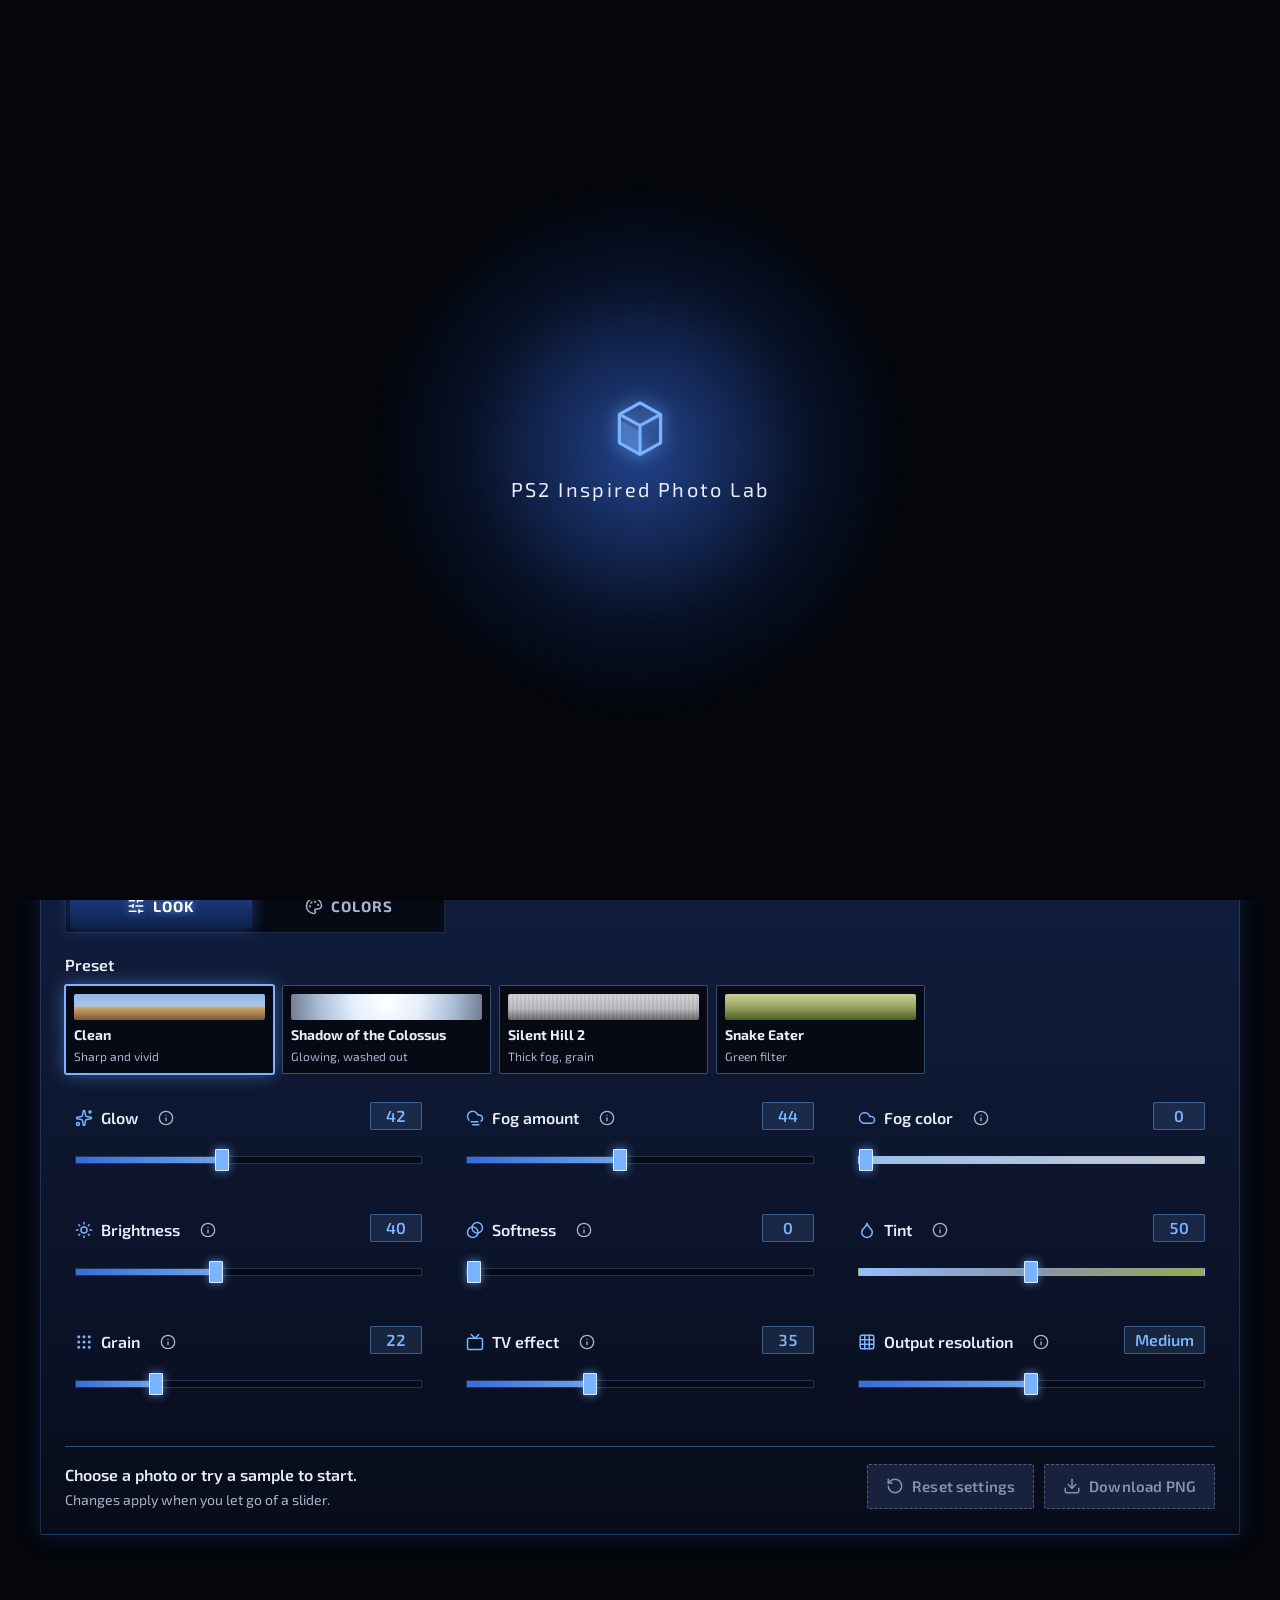
<file: index.html>
<!doctype html>
<html lang="en">
<head>
  <meta charset="utf-8">
  <meta name="viewport" content="width=device-width, initial-scale=1">
  <title>PS2 Inspired Photo Lab</title>
  <meta name="description" content="Give a photo a PS2-inspired look and learn how RGB values, palettes, quantization and dithering change a digital image.">
  <meta name="theme-color" content="#04060c">
  <link rel="icon" href="data:image/svg+xml,%3Csvg%20xmlns='http://www.w3.org/2000/svg'%20viewBox='0%200%2032%2032'%3E%3Crect%20width='32'%20height='32'%20rx='6'%20fill='%23070b16'/%3E%3Cg%20transform='translate(2%202)'%20stroke='%237ab3ff'%20stroke-width='1.8'%20stroke-linejoin='round'%3E%3Cpath%20d='M5%2010.5%2014%2015.5v10L5%2020.5z'%20fill='%237ab3ff'%20fill-opacity='0.35'%20stroke='none'/%3E%3Cpath%20d='M14%203%2023%208%2014%2013%205%208z%20M5%208v12.5l9%205%209-5V8%20M14%2013v12.5'%20fill='none'/%3E%3C/g%3E%3C/svg%3E">
  <link rel="preload" href="assets/fonts/exo2-latin-wght-normal.woff2" as="font" type="font/woff2" crossorigin>
  <link rel="stylesheet" href="style.css">
</head>
<body>
  <script src="assets/js/boot.js"></script>
  <!-- Icons from Lucide (lucide.dev), ISC license: assets/icons/LUCIDE-LICENSE.txt -->
  <svg class="icon-sprite" aria-hidden="true" focusable="false">
    <symbol id="i-upload" viewBox="0 0 24 24"><path d="M12 3v12" /> <path d="m17 8-5-5-5 5" /> <path d="M21 15v4a2 2 0 0 1-2 2H5a2 2 0 0 1-2-2v-4" /></symbol>
    <symbol id="i-download" viewBox="0 0 24 24"><path d="M12 15V3" /> <path d="M21 15v4a2 2 0 0 1-2 2H5a2 2 0 0 1-2-2v-4" /> <path d="m7 10 5 5 5-5" /></symbol>
    <symbol id="i-rotate-ccw" viewBox="0 0 24 24"><path d="M3 12a9 9 0 1 0 9-9 9.75 9.75 0 0 0-6.74 2.74L3 8" /> <path d="M3 3v5h5" /></symbol>
    <symbol id="i-play" viewBox="0 0 24 24"><path d="M5 5a2 2 0 0 1 3.008-1.728l11.997 6.998a2 2 0 0 1 .003 3.458l-12 7A2 2 0 0 1 5 19z" /></symbol>
    <symbol id="i-pause" viewBox="0 0 24 24"><rect x="14" y="3" width="5" height="18" rx="1" /> <rect x="5" y="3" width="5" height="18" rx="1" /></symbol>
    <symbol id="i-sliders-horizontal" viewBox="0 0 24 24"><path d="M10 5H3" /> <path d="M12 19H3" /> <path d="M14 3v4" /> <path d="M16 17v4" /> <path d="M21 12h-9" /> <path d="M21 19h-5" /> <path d="M21 5h-7" /> <path d="M8 10v4" /> <path d="M8 12H3" /></symbol>
    <symbol id="i-palette" viewBox="0 0 24 24"><path d="M12 22a1 1 0 0 1 0-20 10 9 0 0 1 10 9 5 5 0 0 1-5 5h-2.25a1.75 1.75 0 0 0-1.4 2.8l.3.4a1.75 1.75 0 0 1-1.4 2.8z" /> <circle cx="13.5" cy="6.5" r=".5" fill="currentColor" /> <circle cx="17.5" cy="10.5" r=".5" fill="currentColor" /> <circle cx="6.5" cy="12.5" r=".5" fill="currentColor" /> <circle cx="8.5" cy="7.5" r=".5" fill="currentColor" /></symbol>
    <symbol id="i-sparkles" viewBox="0 0 24 24"><path d="M11.017 2.814a1 1 0 0 1 1.966 0l1.051 5.558a2 2 0 0 0 1.594 1.594l5.558 1.051a1 1 0 0 1 0 1.966l-5.558 1.051a2 2 0 0 0-1.594 1.594l-1.051 5.558a1 1 0 0 1-1.966 0l-1.051-5.558a2 2 0 0 0-1.594-1.594l-5.558-1.051a1 1 0 0 1 0-1.966l5.558-1.051a2 2 0 0 0 1.594-1.594z" /> <path d="M20 2v4" /> <path d="M22 4h-4" /> <circle cx="4" cy="20" r="2" /></symbol>
    <symbol id="i-cloud-fog" viewBox="0 0 24 24"><path d="M4 14.899A7 7 0 1 1 15.71 8h1.79a4.5 4.5 0 0 1 2.5 8.242" /> <path d="M16 17H7" /> <path d="M17 21H9" /></symbol>
    <symbol id="i-cloud" viewBox="0 0 24 24"><path d="M17.5 19H9a7 7 0 1 1 6.71-9h1.79a4.5 4.5 0 1 1 0 9Z" /></symbol>
    <symbol id="i-sun" viewBox="0 0 24 24"><circle cx="12" cy="12" r="4" /> <path d="M12 2v2" /> <path d="M12 20v2" /> <path d="m4.93 4.93 1.41 1.41" /> <path d="m17.66 17.66 1.41 1.41" /> <path d="M2 12h2" /> <path d="M20 12h2" /> <path d="m6.34 17.66-1.41 1.41" /> <path d="m19.07 4.93-1.41 1.41" /></symbol>
    <symbol id="i-blend" viewBox="0 0 24 24"><circle cx="15" cy="9" r="7" /> <circle cx="9" cy="15" r="7" /></symbol>
    <symbol id="i-droplet" viewBox="0 0 24 24"><path d="M12 22a7 7 0 0 0 7-7c0-2-1-3.9-3-5.5s-3.5-4-4-6.5c-.5 2.5-2 4.9-4 6.5C6 11.1 5 13 5 15a7 7 0 0 0 7 7z" /></symbol>
    <symbol id="i-grip" viewBox="0 0 24 24"><circle cx="12" cy="5" r="1" /> <circle cx="19" cy="5" r="1" /> <circle cx="5" cy="5" r="1" /> <circle cx="12" cy="12" r="1" /> <circle cx="19" cy="12" r="1" /> <circle cx="5" cy="12" r="1" /> <circle cx="12" cy="19" r="1" /> <circle cx="19" cy="19" r="1" /> <circle cx="5" cy="19" r="1" /></symbol>
    <symbol id="i-tv" viewBox="0 0 24 24"><path d="m17 2-5 5-5-5" /> <rect width="20" height="15" x="2" y="7" rx="2" /></symbol>
    <symbol id="i-grid-3x3" viewBox="0 0 24 24"><rect width="18" height="18" x="3" y="3" rx="2" /> <path d="M3 9h18" /> <path d="M3 15h18" /> <path d="M9 3v18" /> <path d="M15 3v18" /></symbol>
    <symbol id="i-droplets" viewBox="0 0 24 24"><path d="M7 16.3c2.2 0 4-1.83 4-4.05 0-1.16-.57-2.26-1.71-3.19S7.29 6.75 7 5.3c-.29 1.45-1.14 2.84-2.29 3.76S3 11.1 3 12.25c0 2.22 1.8 4.05 4 4.05z" /> <path d="M12.56 6.6A10.97 10.97 0 0 0 14 3.02c.5 2.5 2 4.9 4 6.5s3 3.5 3 5.5a6.98 6.98 0 0 1-11.91 4.97" /></symbol>
    <symbol id="i-grid-2x2" viewBox="0 0 24 24"><path d="M12 3v18" /> <path d="M3 12h18" /> <rect x="3" y="3" width="18" height="18" rx="2" /></symbol>
    <symbol id="i-monitor" viewBox="0 0 24 24"><rect width="20" height="14" x="2" y="3" rx="2" /> <line x1="8" x2="16" y1="21" y2="21" /> <line x1="12" x2="12" y1="17" y2="21" /></symbol>
    <symbol id="i-headphones" viewBox="0 0 24 24"><path d="M3 14h3a2 2 0 0 1 2 2v3a2 2 0 0 1-2 2H5a2 2 0 0 1-2-2v-7a9 9 0 0 1 18 0v7a2 2 0 0 1-2 2h-1a2 2 0 0 1-2-2v-3a2 2 0 0 1 2-2h3" /></symbol>
    <symbol id="i-info" viewBox="0 0 24 24"><circle cx="12" cy="12" r="10" /> <path d="M12 16v-4" /> <path d="M12 8h.01" /></symbol>
    <symbol id="i-image" viewBox="0 0 24 24"><rect width="18" height="18" x="3" y="3" rx="2" ry="2" /> <circle cx="9" cy="9" r="2" /> <path d="m21 15-3.086-3.086a2 2 0 0 0-2.828 0L6 21" /></symbol>
    <symbol id="i-book-open" viewBox="0 0 24 24"><path d="M12 5v16" /> <path d="M20.001 19A2 2 0 0022 17V5a2 2 0 00-1.999-2L16 3.002A5 5 0 0012 5a5 5 0 00-4-2H4a2 2 0 00-2 2v12a2 2 0 001.999 2H8a5 5 0 014 2 5 5 0 014-2z" /></symbol>
    <symbol id="i-film" viewBox="0 0 24 24"><rect width="18" height="18" x="3" y="3" rx="2" /> <path d="M7 3v18" /> <path d="M3 7.5h4" /> <path d="M3 12h18" /> <path d="M3 16.5h4" /> <path d="M17 3v18" /> <path d="M17 7.5h4" /> <path d="M17 16.5h4" /></symbol>
  </svg>
  <a class="skip-link" href="#lab">Skip to the photo lab</a>

  <div class="backdrop" aria-hidden="true">
    <span></span><span></span><span></span><span></span><span></span>
    <span></span><span></span><span></span><span></span><span></span>
  </div>

  <header class="site-header">
    <div class="container">
      <div class="site-header__bar">
        <a class="brand" href="index.html"><svg class="brand__logo" viewBox="0 0 28 28" aria-hidden="true" focusable="false"><path class="brand__logo-front" d="M5 10.5 14 15.5v10L5 20.5z" /><path d="M14 3 23 8 14 13 5 8z M5 8v12.5l9 5 9-5V8 M14 13v12.5" /></svg><span>PS2 Inspired Photo Lab</span></a>
        <nav aria-label="Pages">
          <ul class="nav-list">
            <li><a href="index.html" aria-current="page"><svg class="icon" aria-hidden="true" focusable="false"><use href="#i-image"></use></svg>Photo editor</a></li>
            <li><a href="learn.html"><svg class="icon" aria-hidden="true" focusable="false"><use href="#i-book-open"></use></svg>Learn</a></li>
          </ul>
        </nav>
      </div>
    </div>
  </header>

  <main id="top">
    <section class="intro container" aria-labelledby="intro-title">
      <h1 id="intro-title">Photo Lab</h1>
      <p class="intro__lead">Pick a photo, restyle it, and see how fewer colors change it.</p>
    </section>

    <section id="lab" class="lab container" aria-label="Photo lab">
      <div class="panel choose">
        <h2>Choose your image</h2>
        <p>Upload a photo or start with a sample.</p>
        <div class="choose__actions">
          <label class="button button--primary upload">
            <input class="visually-hidden" type="file" id="upload-input" accept="image/jpeg,image/png,image/webp">
            <svg class="icon" aria-hidden="true" focusable="false"><use href="#i-upload"></use></svg>
            Upload photo
          </label>
          <button class="button button--sample" type="button" id="sample-sunset">
            <img class="sample-thumb" src="assets/images/thumb-sunset.webp" width="96" height="96" alt="">
            Sample photo 1
          </button>
          <button class="button button--sample" type="button" id="sample-desert">
            <img class="sample-thumb" src="assets/images/thumb-desert.webp" width="96" height="96" alt="">
            Sample photo 2
          </button>
        </div>
        <p class="hint">JPG, PNG or WebP. Processed in your browser.</p>
      </div>

      <div class="workspace">
        <div class="workspace__stage">
        <figure class="panel preview preview--original">
          <figcaption class="label">Original</figcaption>
          <div class="preview__frame" id="original-frame">
            <p class="preview__empty">No image yet</p>
          </div>
        </figure>

        <figure class="panel preview preview--processed">
          <figcaption class="label">Processed</figcaption>
          <div class="preview__frame" id="processed-frame">
            <p class="preview__empty">No image yet</p>
          </div>
          <div class="preview__motion" id="motion-controls" hidden>
            <button class="button button--secondary" type="button" id="motion-toggle"><svg class="icon" aria-hidden="true" focusable="false"><use href="#i-pause"></use></svg><span class="motion-toggle__label">Pause TV effect</span></button>
            <p class="preview__note">The moving preview uses your palette size and dithering. Scattered dots is only close while it moves. Pause it to see the exact PNG you’ll download. The GIF keeps the movement and uses the same colors as the PNG.</p>
          </div>
        </figure>

        </div>

        <section class="panel controls" aria-labelledby="controls-title">
          <h2 id="controls-title">Adjust the effect</h2>
          <div class="tabs" role="tablist" aria-label="Settings">
            <button class="tab" type="button" role="tab" id="tab-look" aria-selected="true" aria-controls="panel-look"><svg class="icon" aria-hidden="true" focusable="false"><use href="#i-sliders-horizontal"></use></svg>Look</button>
            <button class="tab" type="button" role="tab" id="tab-colors" aria-selected="false" aria-controls="panel-colors" tabindex="-1"><svg class="icon" aria-hidden="true" focusable="false"><use href="#i-palette"></use></svg>Colors</button>
          </div>

          <div class="tab-panel" role="tabpanel" id="panel-look" aria-labelledby="tab-look">
            <fieldset class="presets">
              <legend>Preset</legend>
              <div class="presets__tiles">
                <label class="preset">
                  <input type="radio" name="preset" value="clean" checked>
                  <span class="preset__body">
                    <span class="preset__swatch preset__swatch--clean" aria-hidden="true"></span>
                    <span class="preset__name">Clean</span>
                    <span class="preset__hint">Sharp and vivid</span>
                  </span>
                </label>
                <label class="preset">
                  <input type="radio" name="preset" value="colossus">
                  <span class="preset__body">
                    <span class="preset__swatch preset__swatch--colossus" aria-hidden="true"></span>
                    <span class="preset__name">Shadow of the Colossus</span>
                    <span class="preset__hint">Glowing, washed out</span>
                  </span>
                </label>
                <label class="preset">
                  <input type="radio" name="preset" value="silenthill">
                  <span class="preset__body">
                    <span class="preset__swatch preset__swatch--silenthill" aria-hidden="true"></span>
                    <span class="preset__name">Silent Hill 2</span>
                    <span class="preset__hint">Thick fog, grain</span>
                  </span>
                </label>
                <label class="preset">
                  <input type="radio" name="preset" value="snakeeater">
                  <span class="preset__body">
                    <span class="preset__swatch preset__swatch--snakeeater" aria-hidden="true"></span>
                    <span class="preset__name">Snake Eater</span>
                    <span class="preset__hint">Green filter</span>
                  </span>
                </label>
              </div>
              <p class="presets__custom" id="preset-custom" hidden><span class="presets__chip">Custom</span> You changed a slider. Pick a preset to go back to it.</p>
            </fieldset>

              <div class="control menu-row">
                <div class="control__head">
                  <label for="glow"><svg class="icon" aria-hidden="true" focusable="false"><use href="#i-sparkles"></use></svg>Glow</label>
                  <button class="info-btn" type="button" aria-label="About Glow" aria-expanded="false" aria-controls="glow-help"><svg class="icon" aria-hidden="true" focusable="false"><use href="#i-info"></use></svg></button>
                  <output class="value-pill" for="glow" id="glow-value">42</output>
                </div>
                <input type="range" class="" id="glow" min="0" max="100" step="1" value="42" aria-describedby="glow-help">
                <p class="control__help control__help--pop" id="glow-help">How much bright areas glow into their surroundings.</p>
              </div>
              <div class="control menu-row">
                <div class="control__head">
                  <label for="fog-amount"><svg class="icon" aria-hidden="true" focusable="false"><use href="#i-cloud-fog"></use></svg>Fog amount</label>
                  <button class="info-btn" type="button" aria-label="About Fog amount" aria-expanded="false" aria-controls="fog-amount-help"><svg class="icon" aria-hidden="true" focusable="false"><use href="#i-info"></use></svg></button>
                  <output class="value-pill" for="fog-amount" id="fog-amount-value">44</output>
                </div>
                <input type="range" class="" id="fog-amount" min="0" max="100" step="1" value="44" aria-describedby="fog-amount-help">
                <p class="control__help control__help--pop" id="fog-amount-help">How thick the haze is. Light fog stays near the top of the image. Heavy fog covers all of it.</p>
              </div>
              <div class="control menu-row">
                <div class="control__head">
                  <label for="fog-color"><svg class="icon" aria-hidden="true" focusable="false"><use href="#i-cloud"></use></svg>Fog color</label>
                  <button class="info-btn" type="button" aria-label="About Fog color" aria-expanded="false" aria-controls="fog-color-help"><svg class="icon" aria-hidden="true" focusable="false"><use href="#i-info"></use></svg></button>
                  <output class="value-pill" for="fog-color" id="fog-color-value">0</output>
                </div>
                <input type="range" class="track-fog" id="fog-color" min="0" max="100" step="1" value="0" aria-describedby="fog-color-help">
                <p class="control__help control__help--pop" id="fog-color-help">From the photo’s own sky color to grey.</p>
              </div>
              <div class="control menu-row">
                <div class="control__head">
                  <label for="brightness"><svg class="icon" aria-hidden="true" focusable="false"><use href="#i-sun"></use></svg>Brightness</label>
                  <button class="info-btn" type="button" aria-label="About Brightness" aria-expanded="false" aria-controls="brightness-help"><svg class="icon" aria-hidden="true" focusable="false"><use href="#i-info"></use></svg></button>
                  <output class="value-pill" for="brightness" id="brightness-value">40</output>
                </div>
                <input type="range" class="" id="brightness" min="0" max="100" step="1" value="40" aria-describedby="brightness-help">
                <p class="control__help control__help--pop" id="brightness-help">Darker or lighter overall.</p>
              </div>
              <div class="control menu-row">
                <div class="control__head">
                  <label for="softness"><svg class="icon" aria-hidden="true" focusable="false"><use href="#i-blend"></use></svg>Softness</label>
                  <button class="info-btn" type="button" aria-label="About Softness" aria-expanded="false" aria-controls="softness-help"><svg class="icon" aria-hidden="true" focusable="false"><use href="#i-info"></use></svg></button>
                  <output class="value-pill" for="softness" id="softness-value">0</output>
                </div>
                <input type="range" class="" id="softness" min="0" max="100" step="1" value="0" aria-describedby="softness-help">
                <p class="control__help control__help--pop" id="softness-help">Draws the image smaller, then smooths it out, like PS2 output on a TV.</p>
              </div>
              <div class="control menu-row">
                <div class="control__head">
                  <label for="tint"><svg class="icon" aria-hidden="true" focusable="false"><use href="#i-droplet"></use></svg>Tint</label>
                  <button class="info-btn" type="button" aria-label="About Tint" aria-expanded="false" aria-controls="tint-help"><svg class="icon" aria-hidden="true" focusable="false"><use href="#i-info"></use></svg></button>
                  <output class="value-pill" for="tint" id="tint-value">50</output>
                </div>
                <input type="range" class="track-tint" id="tint" min="0" max="100" step="1" value="50" aria-describedby="tint-help">
                <p class="control__help control__help--pop" id="tint-help">Shifts the colors toward blue-white (left) or olive green (right). The middle is no tint.</p>
              </div>
              <div class="control menu-row">
                <div class="control__head">
                  <label for="grain"><svg class="icon" aria-hidden="true" focusable="false"><use href="#i-grip"></use></svg>Grain</label>
                  <button class="info-btn" type="button" aria-label="About Grain" aria-expanded="false" aria-controls="grain-help"><svg class="icon" aria-hidden="true" focusable="false"><use href="#i-info"></use></svg></button>
                  <output class="value-pill" for="grain" id="grain-value">22</output>
                </div>
                <input type="range" class="" id="grain" min="0" max="100" step="1" value="22" aria-describedby="grain-help">
                <p class="control__help control__help--pop" id="grain-help">How much moving film grain the TV screen adds.</p>
              </div>
              <div class="control menu-row">
                <div class="control__head">
                  <label for="tv"><svg class="icon" aria-hidden="true" focusable="false"><use href="#i-tv"></use></svg>TV effect</label>
                  <button class="info-btn" type="button" aria-label="About TV effect" aria-expanded="false" aria-controls="tv-help"><svg class="icon" aria-hidden="true" focusable="false"><use href="#i-info"></use></svg></button>
                  <output class="value-pill" for="tv" id="tv-value">35</output>
                </div>
                <input type="range" class="" id="tv" min="0" max="100" step="1" value="35" aria-describedby="tv-help">
                <p class="control__help control__help--pop" id="tv-help">How strong the CRT TV look is: scanlines, a curved screen and darker edges. 0 turns it off.</p>
              </div>
              <div class="control menu-row">
                <div class="control__head">
                  <label for="output-resolution"><svg class="icon" aria-hidden="true" focusable="false"><use href="#i-grid-3x3"></use></svg>Output resolution</label>
                  <button class="info-btn" type="button" aria-label="About Output resolution" aria-expanded="false" aria-controls="output-resolution-help"><svg class="icon" aria-hidden="true" focusable="false"><use href="#i-info"></use></svg></button>
                  <output class="value-pill" for="output-resolution" id="output-resolution-value">Medium</output>
                </div>
                <input type="range" id="output-resolution" min="1" max="3" step="1" value="2" aria-valuetext="Medium" aria-describedby="output-resolution-help">
                <p class="control__help control__help--pop" id="output-resolution-help">Lower resolution uses fewer pixels and shows less detail.</p>
              </div>
          </div>

          <div class="tab-panel" role="tabpanel" id="panel-colors" aria-labelledby="tab-colors" hidden>
              <div class="control menu-row">
                <div class="control__head">
                  <label for="palette-size"><svg class="icon" aria-hidden="true" focusable="false"><use href="#i-palette"></use></svg>Palette size</label>
                  <button class="info-btn" type="button" aria-label="About Palette size" aria-expanded="false" aria-controls="palette-size-help"><svg class="icon" aria-hidden="true" focusable="false"><use href="#i-info"></use></svg></button>
                  <output class="value-pill" for="palette-size" id="palette-size-value">64 colors</output>
                </div>
                <input type="range" id="palette-size" min="0" max="6" step="1" value="4" aria-valuetext="64 colors" aria-describedby="palette-size-help">
                <p class="control__help control__help--pop" id="palette-size-help">Reduce the number of colors used in the image.</p>
              </div>
              <div class="control menu-row">
                <div class="control__head">
                  <label for="color-strength"><svg class="icon" aria-hidden="true" focusable="false"><use href="#i-droplets"></use></svg>Color strength</label>
                  <button class="info-btn" type="button" aria-label="About Color strength" aria-expanded="false" aria-controls="color-strength-help"><svg class="icon" aria-hidden="true" focusable="false"><use href="#i-info"></use></svg></button>
                  <output class="value-pill" for="color-strength" id="color-strength-value">86</output>
                </div>
                <input type="range" class="" id="color-strength" min="0" max="100" step="1" value="86" aria-describedby="color-strength-help">
                <p class="control__help control__help--pop" id="color-strength-help">How vivid the colors are before the palette is reduced.</p>
              </div>
              <fieldset class="control segmented menu-row" aria-describedby="dithering-help">
                <legend><svg class="icon" aria-hidden="true" focusable="false"><use href="#i-grid-2x2"></use></svg>Dithering<button class="info-btn" type="button" aria-label="About Dithering" aria-expanded="false" aria-controls="dithering-help"><svg class="icon" aria-hidden="true" focusable="false"><use href="#i-info"></use></svg></button></legend>
                <div class="segmented__options">
                  <label><input type="radio" name="dithering" value="off"><span>Off</span></label>
                  <label><input type="radio" name="dithering" value="diffusion"><span>Scattered dots</span></label>
                  <label><input type="radio" name="dithering" value="ordered" checked><span>Checkered (PS2)</span></label>
                </div>
                <p class="control__help control__help--pop" id="dithering-help">Dithering mixes your palette colors in a fine pattern of dots so a small palette looks smoother. Checkered repeats one grid, like many PS2 games. Scattered dots look more random. <a href="learn.html#learn-dithering" target="_blank" rel="noopener">Learn how dithering works (opens in a new tab)</a></p>
              </fieldset>
          </div>


          <div class="action-bar">
            <div class="action-bar__status">
              <p class="status" id="status" role="status" aria-live="polite">Choose a photo or try a sample to start.</p>
              <p class="hint">Changes apply when you let go of a slider.</p>
            </div>
            <div class="action-bar__buttons">
              <button class="button button--secondary" type="button" id="reset" disabled><svg class="icon" aria-hidden="true" focusable="false"><use href="#i-rotate-ccw"></use></svg>Reset settings</button>
              <button class="button button--primary" type="button" id="download" disabled><svg class="icon" aria-hidden="true" focusable="false"><use href="#i-download"></use></svg>Download PNG</button>
              <button class="button" type="button" id="download-gif" disabled hidden><svg class="icon" aria-hidden="true" focusable="false"><use href="#i-film"></use></svg>Download GIF</button>
            </div>
          </div>
        </section>

      </div>

      <section class="panel panel--open palette" aria-labelledby="palette-title" data-reveal>
        <h2 id="palette-title">Colors in your image</h2>
        <p>Select a color to see its red, green and blue values.</p>
        <p class="palette__count" id="palette-count"></p>
        <div class="palette__swatches" id="palette-swatches">
          <p class="palette__empty">Your palette will appear here after processing.</p>
        </div>
        <p class="palette__readout" id="palette-readout" aria-live="polite"></p>
      </section>
    </section>

  </main>


  <script src="assets/js/processor.js" defer></script>
  <script src="assets/js/screen-preview.js" defer></script>
  <script src="assets/js/gif-export.js" defer></script>
  <script src="assets/js/app.js" defer></script>
  <script src="assets/js/reveal.js" defer></script>
</body>
</html>
</file>
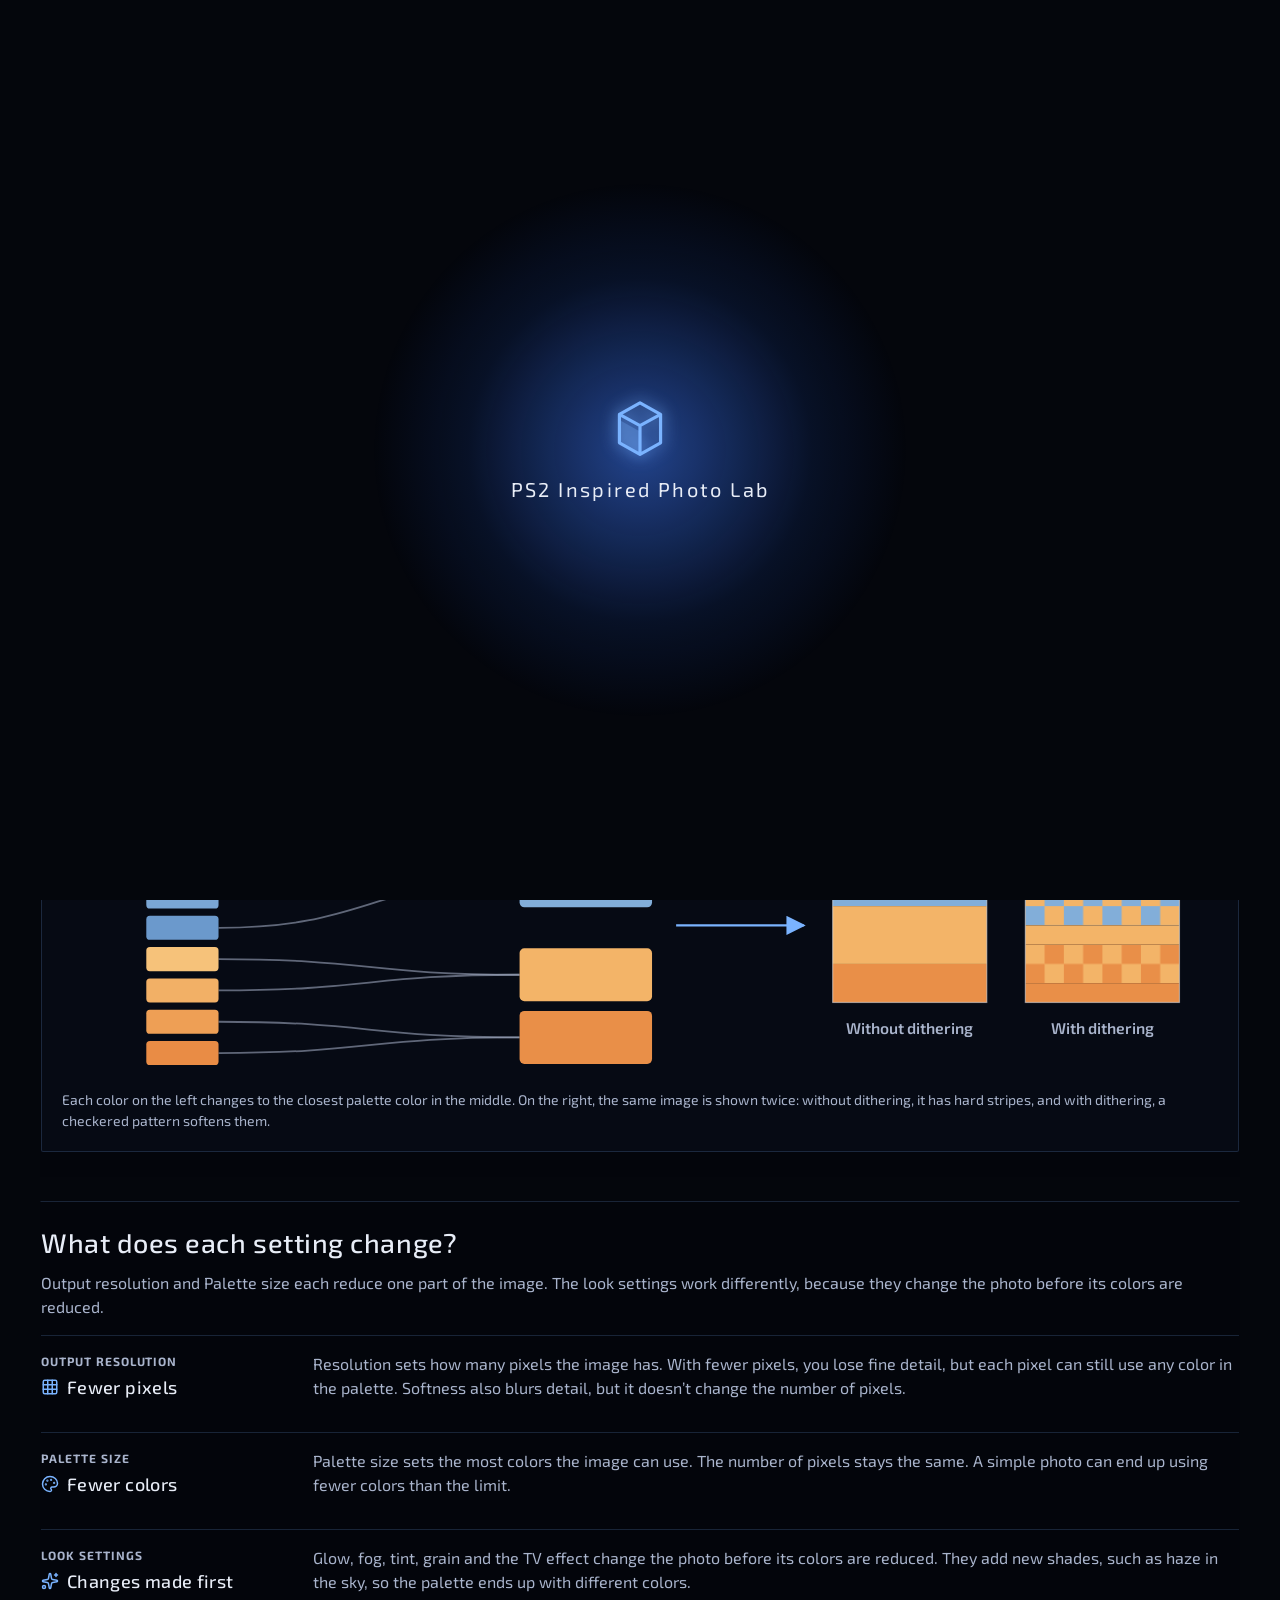
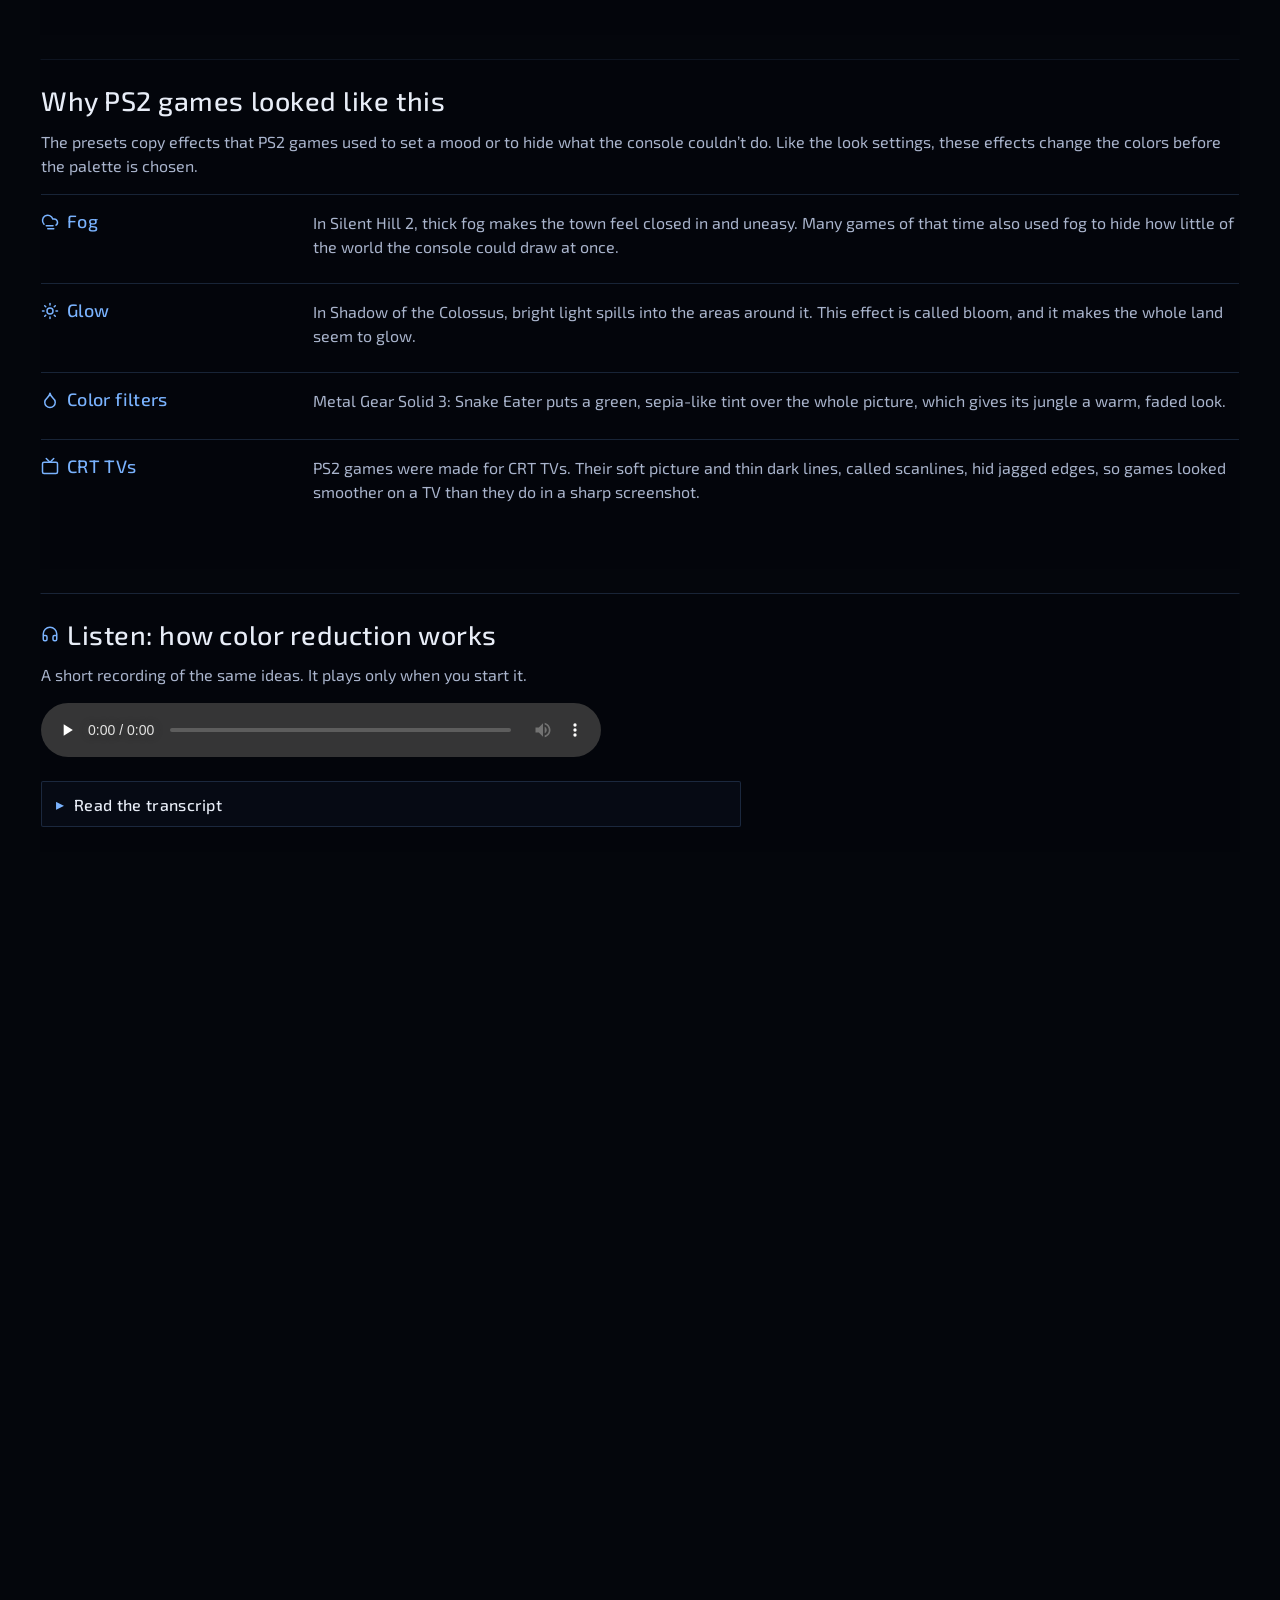
<file: learn.html>
<!doctype html>
<html lang="en">
<head>
  <meta charset="utf-8">
  <meta name="viewport" content="width=device-width, initial-scale=1">
  <title>How Digital Color Works · PS2 Inspired Photo Lab</title>
  <meta name="description" content="How RGB values, 24-bit color, palettes, quantization and dithering work, and why PS2 games looked the way they did.">
  <meta name="theme-color" content="#04060c">
  <link rel="icon" href="data:image/svg+xml,%3Csvg%20xmlns='http://www.w3.org/2000/svg'%20viewBox='0%200%2032%2032'%3E%3Crect%20width='32'%20height='32'%20rx='6'%20fill='%23070b16'/%3E%3Cg%20transform='translate(2%202)'%20stroke='%237ab3ff'%20stroke-width='1.8'%20stroke-linejoin='round'%3E%3Cpath%20d='M5%2010.5%2014%2015.5v10L5%2020.5z'%20fill='%237ab3ff'%20fill-opacity='0.35'%20stroke='none'/%3E%3Cpath%20d='M14%203%2023%208%2014%2013%205%208z%20M5%208v12.5l9%205%209-5V8%20M14%2013v12.5'%20fill='none'/%3E%3C/g%3E%3C/svg%3E">
  <link rel="preload" href="assets/fonts/exo2-latin-wght-normal.woff2" as="font" type="font/woff2" crossorigin>
  <link rel="stylesheet" href="style.css">
</head>
<body>
  <script src="assets/js/boot.js"></script>
  <!-- Icons from Lucide (lucide.dev), ISC license: assets/icons/LUCIDE-LICENSE.txt -->
  <svg class="icon-sprite" aria-hidden="true" focusable="false">
    <symbol id="i-palette" viewBox="0 0 24 24"><path d="M12 22a1 1 0 0 1 0-20 10 9 0 0 1 10 9 5 5 0 0 1-5 5h-2.25a1.75 1.75 0 0 0-1.4 2.8l.3.4a1.75 1.75 0 0 1-1.4 2.8z" /> <circle cx="13.5" cy="6.5" r=".5" fill="currentColor" /> <circle cx="17.5" cy="10.5" r=".5" fill="currentColor" /> <circle cx="6.5" cy="12.5" r=".5" fill="currentColor" /> <circle cx="8.5" cy="7.5" r=".5" fill="currentColor" /></symbol>
    <symbol id="i-sparkles" viewBox="0 0 24 24"><path d="M11.017 2.814a1 1 0 0 1 1.966 0l1.051 5.558a2 2 0 0 0 1.594 1.594l5.558 1.051a1 1 0 0 1 0 1.966l-5.558 1.051a2 2 0 0 0-1.594 1.594l-1.051 5.558a1 1 0 0 1-1.966 0l-1.051-5.558a2 2 0 0 0-1.594-1.594l-5.558-1.051a1 1 0 0 1 0-1.966l5.558-1.051a2 2 0 0 0 1.594-1.594z" /> <path d="M20 2v4" /> <path d="M22 4h-4" /> <circle cx="4" cy="20" r="2" /></symbol>
    <symbol id="i-cloud-fog" viewBox="0 0 24 24"><path d="M4 14.899A7 7 0 1 1 15.71 8h1.79a4.5 4.5 0 0 1 2.5 8.242" /> <path d="M16 17H7" /> <path d="M17 21H9" /></symbol>
    <symbol id="i-sun" viewBox="0 0 24 24"><circle cx="12" cy="12" r="4" /> <path d="M12 2v2" /> <path d="M12 20v2" /> <path d="m4.93 4.93 1.41 1.41" /> <path d="m17.66 17.66 1.41 1.41" /> <path d="M2 12h2" /> <path d="M20 12h2" /> <path d="m6.34 17.66-1.41 1.41" /> <path d="m19.07 4.93-1.41 1.41" /></symbol>
    <symbol id="i-droplet" viewBox="0 0 24 24"><path d="M12 22a7 7 0 0 0 7-7c0-2-1-3.9-3-5.5s-3.5-4-4-6.5c-.5 2.5-2 4.9-4 6.5C6 11.1 5 13 5 15a7 7 0 0 0 7 7z" /></symbol>
    <symbol id="i-tv" viewBox="0 0 24 24"><path d="m17 2-5 5-5-5" /> <rect width="20" height="15" x="2" y="7" rx="2" /></symbol>
    <symbol id="i-grid-3x3" viewBox="0 0 24 24"><rect width="18" height="18" x="3" y="3" rx="2" /> <path d="M3 9h18" /> <path d="M3 15h18" /> <path d="M9 3v18" /> <path d="M15 3v18" /></symbol>
    <symbol id="i-grid-2x2" viewBox="0 0 24 24"><path d="M12 3v18" /> <path d="M3 12h18" /> <rect x="3" y="3" width="18" height="18" rx="2" /></symbol>
    <symbol id="i-monitor" viewBox="0 0 24 24"><rect width="20" height="14" x="2" y="3" rx="2" /> <line x1="8" x2="16" y1="21" y2="21" /> <line x1="12" x2="12" y1="17" y2="21" /></symbol>
    <symbol id="i-headphones" viewBox="0 0 24 24"><path d="M3 14h3a2 2 0 0 1 2 2v3a2 2 0 0 1-2 2H5a2 2 0 0 1-2-2v-7a9 9 0 0 1 18 0v7a2 2 0 0 1-2 2h-1a2 2 0 0 1-2-2v-3a2 2 0 0 1 2-2h3" /></symbol>
    <symbol id="i-image" viewBox="0 0 24 24"><rect width="18" height="18" x="3" y="3" rx="2" ry="2" /> <circle cx="9" cy="9" r="2" /> <path d="m21 15-3.086-3.086a2 2 0 0 0-2.828 0L6 21" /></symbol>
    <symbol id="i-book-open" viewBox="0 0 24 24"><path d="M12 5v16" /> <path d="M20.001 19A2 2 0 0022 17V5a2 2 0 00-1.999-2L16 3.002A5 5 0 0012 5a5 5 0 00-4-2H4a2 2 0 00-2 2v12a2 2 0 001.999 2H8a5 5 0 014 2 5 5 0 014-2z" /></symbol>
  </svg>

  <a class="skip-link" href="#learn">Skip to the content</a>

  <div class="backdrop" aria-hidden="true">
    <span></span><span></span><span></span><span></span><span></span>
    <span></span><span></span><span></span><span></span><span></span>
  </div>

  <header class="site-header">
    <div class="container">
      <div class="site-header__bar">
        <a class="brand" href="index.html"><svg class="brand__logo" viewBox="0 0 28 28" aria-hidden="true" focusable="false"><path class="brand__logo-front" d="M5 10.5 14 15.5v10L5 20.5z" /><path d="M14 3 23 8 14 13 5 8z M5 8v12.5l9 5 9-5V8 M14 13v12.5" /></svg><span>PS2 Inspired Photo Lab</span></a>
        <nav aria-label="Pages">
          <ul class="nav-list">
            <li><a href="index.html"><svg class="icon" aria-hidden="true" focusable="false"><use href="#i-image"></use></svg>Photo editor</a></li>
            <li><a href="learn.html" aria-current="page"><svg class="icon" aria-hidden="true" focusable="false"><use href="#i-book-open"></use></svg>Learn</a></li>
          </ul>
        </nav>
      </div>
    </div>
  </header>

  <main>
    <section id="learn" class="learn learn--page container" aria-labelledby="learn-title">
      <div class="learn__band">
        <p class="eyebrow">Learn</p>
        <h1 id="learn-title">How digital color works</h1>
        <p>How the photo editor reduces colors, and why PS2 games looked the way they did.</p>
      </div>
      <div class="panel panel--open" data-reveal>
        <h2>Why does it look different?</h2>
        <p>Your processed photo uses far fewer colors than the original. Here’s how that works.</p>

        <div class="learn__ideas">
          <div>
            <h3><svg class="icon" aria-hidden="true" focusable="false"><use href="#i-monitor"></use></svg>RGB color</h3>
            <p>Every pixel on your screen mixes red, green and blue light. Each of the three has a brightness from 0 to 255, which gives about 16.7 million possible colors. For example, red 255, green 140 and blue 0 makes a bright orange.</p>
          </div>
          <div>
            <h3><svg class="icon" aria-hidden="true" focusable="false"><use href="#i-palette"></use></svg>Palettes and quantization</h3>
            <p>A palette is the short list of colors an image is allowed to use. Quantization builds that list from your photo, then changes each pixel to the closest color on it. So four slightly different blues in a sky can all become the same blue.</p>
          </div>
          <div>
            <h3 id="learn-dithering"><svg class="icon" aria-hidden="true" focusable="false"><use href="#i-grid-2x2"></use></svg>Dithering</h3>
            <p>When there aren’t enough colors, a smooth sky turns into stripes. This is called banding. Dithering hides it by mixing palette colors in a fine pattern of dots, which your eye blends into the shades in between. Many PS2 games used a small, repeating checkered pattern for this. A checkered pattern (called ordered dithering) repeats the same grid everywhere. Scattered dots (called error diffusion) pass the color a pixel couldn’t match on to its neighbors, so the dots look random.</p>
          </div>
        </div>

        <figure class="diagram">
          <svg class="diagram__svg diagram__svg--wide" viewBox="0 0 960 270" role="img" aria-labelledby="diagram-wide-title diagram-wide-desc">
            <title id="diagram-wide-title">How quantization maps colors to a palette</title>
            <desc id="diagram-wide-desc">Eight colors, four blues and four oranges, each point to the closest of three palette colors: one blue, one light orange and one dark orange. The resulting image is shown twice. Without dithering, it has hard stripes. With dithering, checkered patterns of two palette colors soften the stripes.</desc>
            <defs>
              <pattern id="wide-dither-a" width="32" height="32" patternUnits="userSpaceOnUse">
                <rect width="32" height="32" fill="#82aed9"/>
                <rect x="16" width="16" height="16" fill="#f3b468"/>
                <rect y="16" width="16" height="16" fill="#f3b468"/>
              </pattern>
              <pattern id="wide-dither-b" width="32" height="32" patternUnits="userSpaceOnUse">
                <rect width="32" height="32" fill="#f3b468"/>
                <rect x="16" width="16" height="16" fill="#e98f48"/>
                <rect y="16" width="16" height="16" fill="#e98f48"/>
              </pattern>
              <marker id="wide-arrow" viewBox="0 0 10 10" refX="9" refY="5" markerWidth="8" markerHeight="8" orient="auto">
                <path d="M0 0 10 5 0 10z" class="diagram__arrowhead"/>
              </marker>
            </defs>

            <text class="diagram__label" x="100" y="34" text-anchor="middle">Original colors</text>
            <text class="diagram__label" x="435" y="34" text-anchor="middle">Closest colors in the palette</text>
            <text class="diagram__label" x="784" y="34" text-anchor="middle">Image with fewer colors</text>

            <g class="diagram__links">
              <path d="M130 68C255 68 255 107 380 107"/>
              <path d="M130 94C255 94 255 107 380 107"/>
              <path d="M130 120C255 120 255 107 380 107"/>
              <path d="M130 146C255 146 255 107 380 107"/>
              <path d="M130 172C255 172 255 185 380 185"/>
              <path d="M130 198C255 198 255 185 380 185"/>
              <path d="M130 224C255 224 255 237 380 237"/>
              <path d="M130 250C255 250 255 237 380 237"/>
            </g>

            <g class="diagram__swatches">
              <rect x="70" y="58" width="60" height="20" rx="3" fill="#9fc3e6"/>
              <rect x="70" y="84" width="60" height="20" rx="3" fill="#8ab4dd"/>
              <rect x="70" y="110" width="60" height="20" rx="3" fill="#7aa6d4"/>
              <rect x="70" y="136" width="60" height="20" rx="3" fill="#6b99cc"/>
              <rect x="70" y="162" width="60" height="20" rx="3" fill="#f6c27a"/>
              <rect x="70" y="188" width="60" height="20" rx="3" fill="#f2b066"/>
              <rect x="70" y="214" width="60" height="20" rx="3" fill="#ee9f55"/>
              <rect x="70" y="240" width="60" height="20" rx="3" fill="#e98c45"/>

              <rect x="380" y="85" width="110" height="44" rx="4" fill="#82aed9"/>
              <rect x="380" y="163" width="110" height="44" rx="4" fill="#f3b468"/>
              <rect x="380" y="215" width="110" height="44" rx="4" fill="#e98f48"/>
            </g>

            <path class="diagram__arrow" d="M510 144H616" marker-end="url(#wide-arrow)"/>

            <g class="diagram__grid">
              <rect x="640" y="80" width="128" height="48" fill="#82aed9"/>
              <rect x="640" y="128" width="128" height="48" fill="#f3b468"/>
              <rect x="640" y="176" width="128" height="32" fill="#e98f48"/>
              <rect class="diagram__frame" x="640" y="80" width="128" height="128"/>
            </g>
            <g class="diagram__grid">
              <rect x="800" y="80" width="128" height="32" fill="#82aed9"/>
              <rect x="800" y="112" width="128" height="32" fill="url(#wide-dither-a)"/>
              <rect x="800" y="144" width="128" height="16" fill="#f3b468"/>
              <rect x="800" y="160" width="128" height="32" fill="url(#wide-dither-b)"/>
              <rect x="800" y="192" width="128" height="16" fill="#e98f48"/>
              <rect class="diagram__frame" x="800" y="80" width="128" height="128"/>
            </g>
            <text class="diagram__note" x="704" y="234" text-anchor="middle">Without dithering</text>
            <text class="diagram__note" x="864" y="234" text-anchor="middle">With dithering</text>
          </svg>

          <svg class="diagram__svg diagram__svg--tall" viewBox="0 0 340 460" aria-hidden="true" focusable="false">
            <defs>
              <pattern id="tall-dither-a" width="32" height="32" patternUnits="userSpaceOnUse">
                <rect width="32" height="32" fill="#82aed9"/>
                <rect x="16" width="16" height="16" fill="#f3b468"/>
                <rect y="16" width="16" height="16" fill="#f3b468"/>
              </pattern>
              <pattern id="tall-dither-b" width="32" height="32" patternUnits="userSpaceOnUse">
                <rect width="32" height="32" fill="#f3b468"/>
                <rect x="16" width="16" height="16" fill="#e98f48"/>
                <rect y="16" width="16" height="16" fill="#e98f48"/>
              </pattern>
              <marker id="tall-arrow" viewBox="0 0 10 10" refX="9" refY="5" markerWidth="8" markerHeight="8" orient="auto">
                <path d="M0 0 10 5 0 10z" class="diagram__arrowhead"/>
              </marker>
            </defs>

            <text class="diagram__label" x="170" y="24" text-anchor="middle">Original colors</text>

            <g class="diagram__links">
              <path d="M36 72C36 111 93 111 93 150"/>
              <path d="M74 72C74 111 93 111 93 150"/>
              <path d="M112 72C112 111 93 111 93 150"/>
              <path d="M150 72C150 111 93 111 93 150"/>
              <path d="M188 72C188 111 207 111 207 150"/>
              <path d="M226 72C226 111 207 111 207 150"/>
              <path d="M264 72C264 111 289 111 289 150"/>
              <path d="M302 72C302 111 289 111 289 150"/>
            </g>

            <g class="diagram__swatches">
              <rect x="20" y="40" width="32" height="32" rx="3" fill="#9fc3e6"/>
              <rect x="58" y="40" width="32" height="32" rx="3" fill="#8ab4dd"/>
              <rect x="96" y="40" width="32" height="32" rx="3" fill="#7aa6d4"/>
              <rect x="134" y="40" width="32" height="32" rx="3" fill="#6b99cc"/>
              <rect x="172" y="40" width="32" height="32" rx="3" fill="#f6c27a"/>
              <rect x="210" y="40" width="32" height="32" rx="3" fill="#f2b066"/>
              <rect x="248" y="40" width="32" height="32" rx="3" fill="#ee9f55"/>
              <rect x="286" y="40" width="32" height="32" rx="3" fill="#e98c45"/>

              <rect x="48" y="150" width="90" height="40" rx="4" fill="#82aed9"/>
              <rect x="172" y="150" width="70" height="40" rx="4" fill="#f3b468"/>
              <rect x="254" y="150" width="70" height="40" rx="4" fill="#e98f48"/>
            </g>
            <text class="diagram__label" x="170" y="214" text-anchor="middle">Closest colors in the palette</text>

            <path class="diagram__arrow" d="M170 226V256" marker-end="url(#tall-arrow)"/>
            <text class="diagram__label" x="170" y="280" text-anchor="middle">Image with fewer colors</text>

            <g class="diagram__grid">
              <rect x="32" y="288" width="128" height="48" fill="#82aed9"/>
              <rect x="32" y="336" width="128" height="48" fill="#f3b468"/>
              <rect x="32" y="384" width="128" height="32" fill="#e98f48"/>
              <rect class="diagram__frame" x="32" y="288" width="128" height="128"/>
            </g>
            <g class="diagram__grid">
              <rect x="192" y="288" width="128" height="32" fill="#82aed9"/>
              <rect x="192" y="320" width="128" height="32" fill="url(#tall-dither-a)"/>
              <rect x="192" y="352" width="128" height="16" fill="#f3b468"/>
              <rect x="192" y="368" width="128" height="32" fill="url(#tall-dither-b)"/>
              <rect x="192" y="400" width="128" height="16" fill="#e98f48"/>
              <rect class="diagram__frame" x="192" y="288" width="128" height="128"/>
            </g>
            <text class="diagram__note" x="96" y="442" text-anchor="middle">Without dithering</text>
            <text class="diagram__note" x="256" y="442" text-anchor="middle">With dithering</text>
          </svg>

          <figcaption>Each color on the left changes to the closest palette color in the middle. On the right, the same image is shown twice: without dithering, it has hard stripes, and with dithering, a checkered pattern softens them.</figcaption>
        </figure>
      </div>

      <div class="panel panel--open" data-reveal>
        <h2>What does each setting change?</h2>
        <p>Output resolution and Palette size each reduce one part of the image. The look settings work differently, because they change the photo before its colors are reduced.</p>

        <div class="cards">
          <article class="card">
            <p class="label">Output resolution</p>
            <h3><svg class="icon" aria-hidden="true" focusable="false"><use href="#i-grid-3x3"></use></svg>Fewer pixels</h3>
            <p>Resolution sets how many pixels the image has. With fewer pixels, you lose fine detail, but each pixel can still use any color in the palette. Softness also blurs detail, but it doesn’t change the number of pixels.</p>
          </article>
          <article class="card">
            <p class="label">Palette size</p>
            <h3><svg class="icon" aria-hidden="true" focusable="false"><use href="#i-palette"></use></svg>Fewer colors</h3>
            <p>Palette size sets the most colors the image can use. The number of pixels stays the same. A simple photo can end up using fewer colors than the limit.</p>
          </article>
          <article class="card">
            <p class="label">Look settings</p>
            <h3><svg class="icon" aria-hidden="true" focusable="false"><use href="#i-sparkles"></use></svg>Changes made first</h3>
            <p>Glow, fog, tint, grain and the TV effect change the photo before its colors are reduced. They add new shades, such as haze in the sky, so the palette ends up with different colors.</p>
          </article>
        </div>
      </div>

      <div class="panel panel--open" data-reveal>
        <h2>Why PS2 games looked like this</h2>
        <p>The presets copy effects that PS2 games used to set a mood or to hide what the console couldn’t do. Like the look settings, these effects change the colors before the palette is chosen.</p>
        <div class="learn__ideas learn__ideas--pairs">
          <div>
            <h3><svg class="icon" aria-hidden="true" focusable="false"><use href="#i-cloud-fog"></use></svg>Fog</h3>
            <p>In Silent Hill 2, thick fog makes the town feel closed in and uneasy. Many games of that time also used fog to hide how little of the world the console could draw at once.</p>
          </div>
          <div>
            <h3><svg class="icon" aria-hidden="true" focusable="false"><use href="#i-sun"></use></svg>Glow</h3>
            <p>In Shadow of the Colossus, bright light spills into the areas around it. This effect is called bloom, and it makes the whole land seem to glow.</p>
          </div>
          <div>
            <h3><svg class="icon" aria-hidden="true" focusable="false"><use href="#i-droplet"></use></svg>Color filters</h3>
            <p>Metal Gear Solid 3: Snake Eater puts a green, sepia-like tint over the whole picture, which gives its jungle a warm, faded look.</p>
          </div>
          <div>
            <h3><svg class="icon" aria-hidden="true" focusable="false"><use href="#i-tv"></use></svg>CRT TVs</h3>
            <p>PS2 games were made for CRT TVs. Their soft picture and thin dark lines, called scanlines, hid jagged edges, so games looked smoother on a TV than they do in a sharp screenshot.</p>
          </div>
        </div>
      </div>

      <div class="panel panel--open listen" data-reveal>
        <h2><svg class="icon" aria-hidden="true" focusable="false"><use href="#i-headphones"></use></svg>Listen: how color reduction works</h2>
        <p>A short recording of the same ideas. It plays only when you start it.</p>
        <audio class="listen__player" controls preload="none">
          <source src="assets/audio/quantization-guide.mp3" type="audio/mpeg">
          Your browser can’t play this audio. The transcript below has the same content.
        </audio>
        <details class="transcript">
          <summary><h3>Read the transcript</h3></summary>
        <div class="listen__transcript">
          <p>Your screen uses the RGB color model. It makes every color by mixing just three: red, green and blue. Each pixel has a tiny light for each one, and changing how bright they are gives you a different color. Turn all three all the way up and you get white. Turn them all off and you get black.</p>
          <p>Your computer stores the brightness of each light as a number from 0 to 255. Each number takes 8 bits, so a pixel uses 24 bits in total. This is called 24-bit color, and it gives you about 16.7 million possible colors.</p>
          <p>You’ve probably seen colors written as a code like #D6A860. That’s a hex code, and it’s just those same three numbers written in a shorter way. The first two characters are the red, the middle two are the green, and the last two are the blue. So D6A860 means red 214, green 168 and blue 96, which is a light tan.</p>
          <p>When a camera turns a real scene into a digital image, it does two things. First, it splits the scene into a grid of tiny squares called pixels. That step is sampling, and more pixels means more detail. Then comes quantization: each pixel’s color gets rounded to the closest option from a fixed set. So sampling decides how much detail the image has, and quantization decides how many colors it can use.</p>
          <p>Color quantization uses that same idea to cut an image down to just a few colors, while keeping it close to the original. Imagine drawing a sunset with only an 8-pack of crayons. You can’t match every shade in the sky, so for each spot you pick the closest crayon you have. The computer does the same thing with every pixel.</p>
          <p>Those few colors make up the palette. Instead of storing a full color for every pixel, the image keeps the palette once and gives each pixel a number that points to one of its colors. It works like a paint-by-numbers picture. An image saved this way is called an indexed image, and the palette acts as its lookup table. An 8-bit indexed image can have up to 256 colors, and it takes up much less space than a 24-bit one.</p>
          <p>The downside is that smooth areas can lose their smoothness. A sky that slowly fades from light blue to dark blue needs lots of in-between shades. If the palette doesn’t have enough of them, you see stripes of color instead of a smooth fade. Those stripes are called color banding.</p>
          <p>Dithering makes an image with only a few colors look smoother. Its main job is to hide banding. To do that, it mixes the colors the image has in a fine pattern of dots. Up close you can see the dots, but from a normal distance your eye blends them into the shades in between. So the sky looks smooth again, even though no new colors were added.</p>
          <p>Many PS2 games used this trick because they drew their graphics with fewer colors to save memory. They used a small checkered pattern. Old TVs had a soft picture that blurred the pattern away, so most players never noticed it.</p>
        </div>
        </details>
      </div>
      <section id="media-specs" class="panel media-specs" aria-labelledby="media-specs-title" data-reveal>
        <p class="eyebrow">Technical media spec</p>
        <h2 id="media-specs-title">Media file details</h2>
        <p>The three media files on this site. For each one, the table shows how much smaller it got, how much color or sound detail it keeps, and how it was compressed.</p>

        <div class="table-wrap">
          <table class="spec-table">
            <caption class="visually-hidden">Media files used on this site</caption>
            <thead>
              <tr>
                <th scope="col">Asset Name &amp; File Format</th>
                <th scope="col">Original Size → Compressed</th>
                <th scope="col">Color Depth / Quantization</th>
                <th scope="col">Compression Algorithm</th>
              </tr>
            </thead>
            <tbody>
              <tr>
                <th scope="row" data-label="Asset Name &amp; File Format">Sample photo 1 (WebP)</th>
                <td data-label="Original Size → Compressed">412 KB JPEG → 20 KB WebP. The photo was also resized from 2160 × 3840 to 563 × 1000 pixels.</td>
                <td data-label="Color Depth / Quantization">24-bit color, with 8 bits each for red, green and blue.</td>
                <td data-label="Compression Algorithm">Lossy WebP at quality 80. It splits the image into small blocks and drops detail your eye is unlikely to notice. Some quality is lost to make the file smaller.</td>
              </tr>
              <tr>
                <th scope="row" data-label="Asset Name &amp; File Format">Sample photo 2 (PNG)</th>
                <td data-label="Original Size → Compressed">3.6 MB JPEG → 366 KB PNG. The photo was also resized from 4928 × 3264 to 1000 × 662 pixels.</td>
                <td data-label="Color Depth / Quantization">8-bit indexed color. The colors were cut down to a palette of 256, with dithering to hide the banding.</td>
                <td data-label="Compression Algorithm">Lossless PNG, using DEFLATE (LZ77 and Huffman coding). It stores repeated patterns as shorter codes and loses nothing. The only loss happened earlier, when the colors were cut down to 256.</td>
              </tr>
              <tr>
                <th scope="row" data-label="Asset Name &amp; File Format">Voice-over (MP3)</th>
                <td data-label="Original Size → Compressed">16.0 MB WAV → 2.7 MB MP3. Both are 3 minutes 2 seconds long.</td>
                <td data-label="Color Depth / Quantization">16-bit audio at 44.1 kHz, mono. The recording measures the sound 44,100 times per second and rounds each measurement to one of 65,536 levels.</td>
                <td data-label="Compression Algorithm">Lossy MP3 with a variable bitrate that averages about 119 kbps. It removes sounds people can barely hear, then shrinks the rest with Huffman coding.</td>
              </tr>
            </tbody>
          </table>
        </div>
        <p class="spec-note">1 KB is 1,000 bytes. Part of each photo’s saving comes from the smaller pixel size, not only from compression.</p>
      </section>

      <section class="panel panel--open references" aria-labelledby="references-title" data-reveal>
        <h2 id="references-title">References</h2>
        <ul class="references__list">
          <li>Bonifacic, I. (2026, August 16). <i>Here’s why retro games look better on old CRT TVs</i>. Engadget. <a href="https://www.engadget.com/2236809/why-retro-games-look-better-old-crt-tv/">https://www.engadget.com/2236809/why-retro-games-look-better-old-crt-tv/</a></li>
          <li>Copetti, R. (2020, April 8). <i>PlayStation 2 architecture: A practical analysis</i>. The Copetti site. <a href="https://www.copetti.org/writings/consoles/playstation-2/">https://www.copetti.org/writings/consoles/playstation-2/</a></li>
          <li>DesLauriers, M. (2021). <i>gifenc</i> (Version 1.0.3) [Computer software]. GitHub. <a href="https://github.com/mattdesl/gifenc">https://github.com/mattdesl/gifenc</a></li>
          <li>Exo 2 Project Authors. (2013). <i>Exo 2</i> [Typeface]. Google Fonts. <a href="https://github.com/googlefonts/Exo-2.0">https://github.com/googlefonts/Exo-2.0</a></li>
          <li>Huckaby, J. (2026). <i>canvas-plus</i> (Version 4.0.0) [Computer software]. GitHub. <a href="https://github.com/jhuckaby/canvas-plus">https://github.com/jhuckaby/canvas-plus</a></li>
          <li>Konami Computer Entertainment Japan. (2004). <i>Metal Gear Solid 3: Snake Eater</i> [Video game]. Konami.</li>
          <li>Konami Computer Entertainment Tokyo. (2001). <i>Silent Hill 2</i> [Video game]. Konami.</li>
          <li>Libretro. (2025, January 5). <i>PlayStation2 and the CRT TV</i>. <a href="https://www.libretro.com/index.php/playstation2-and-the-crt-tv/">https://www.libretro.com/index.php/playstation2-and-the-crt-tv/</a></li>
          <li>Lucide Contributors. (2026). <i>Lucide</i> (Version 1.52.0) [Computer software]. <a href="https://lucide.dev/">https://lucide.dev/</a></li>
          <li>PixiJS. (2025). <i>pixi-filters</i> (Version 6.1.5) [Computer software]. GitHub. <a href="https://github.com/pixijs/filters">https://github.com/pixijs/filters</a></li>
          <li>PixiJS. (2026). <i>PixiJS</i> (Version 8.22.0) [Computer software]. <a href="https://pixijs.com/">https://pixijs.com/</a></li>
          <li>Radis B. (2024, June 15). <i>Mountains rocks hills rock</i> [Photograph]. Pexels. <a href="https://www.pexels.com/photo/mountains-rocks-hills-rock-26311729/">https://www.pexels.com/photo/mountains-rocks-hills-rock-26311729/</a></li>
          <li>Stecanella, G. (2022, February 2). <i>Landscape photography of an open field under the orange sky</i> [Photograph]. Pexels. <a href="https://www.pexels.com/photo/landscape-photography-of-an-open-field-under-the-orange-sky-11056055/">https://www.pexels.com/photo/landscape-photography-of-an-open-field-under-the-orange-sky-11056055/</a></li>
          <li>Team Ico. (2005). <i>Shadow of the Colossus</i> [Video game]. Sony Computer Entertainment.</li>
        </ul>
      </section>
    </section>
  </main>


  <script src="assets/js/reveal.js" defer></script>
</body>
</html>
</file>
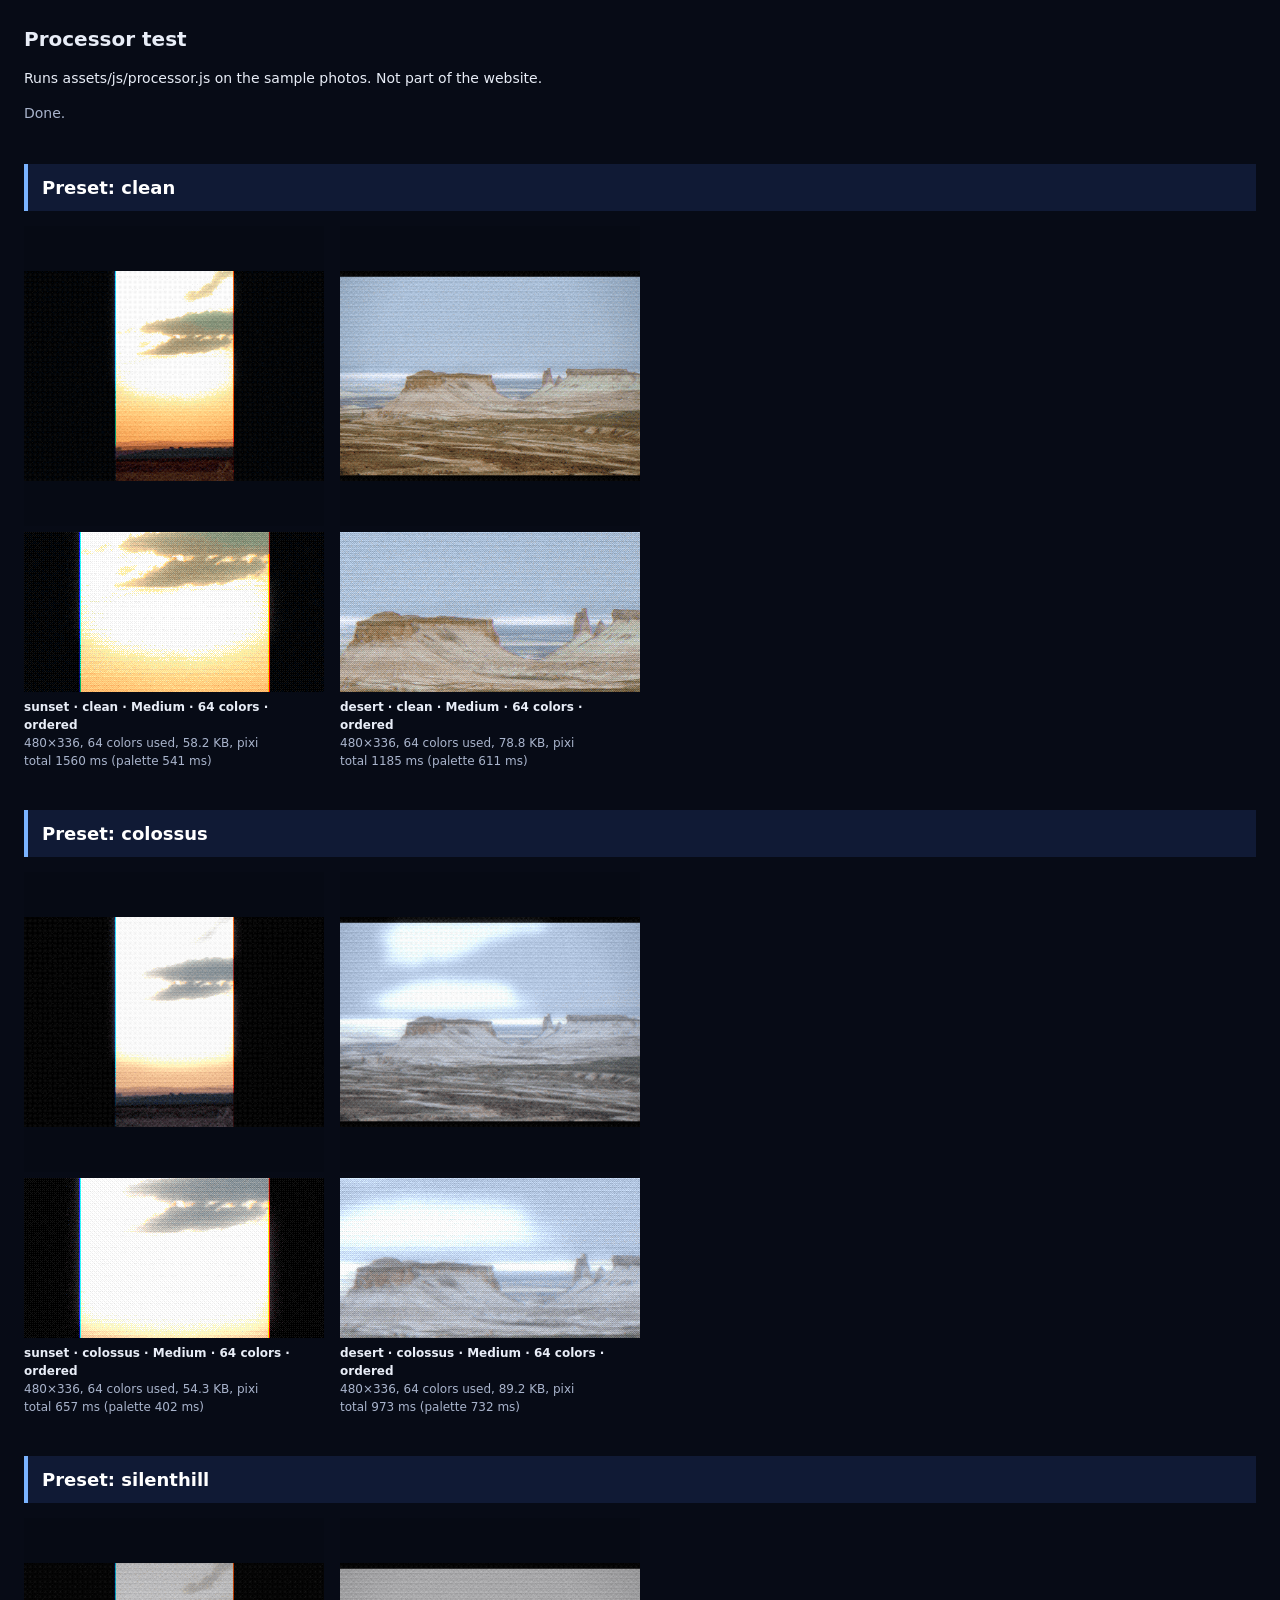
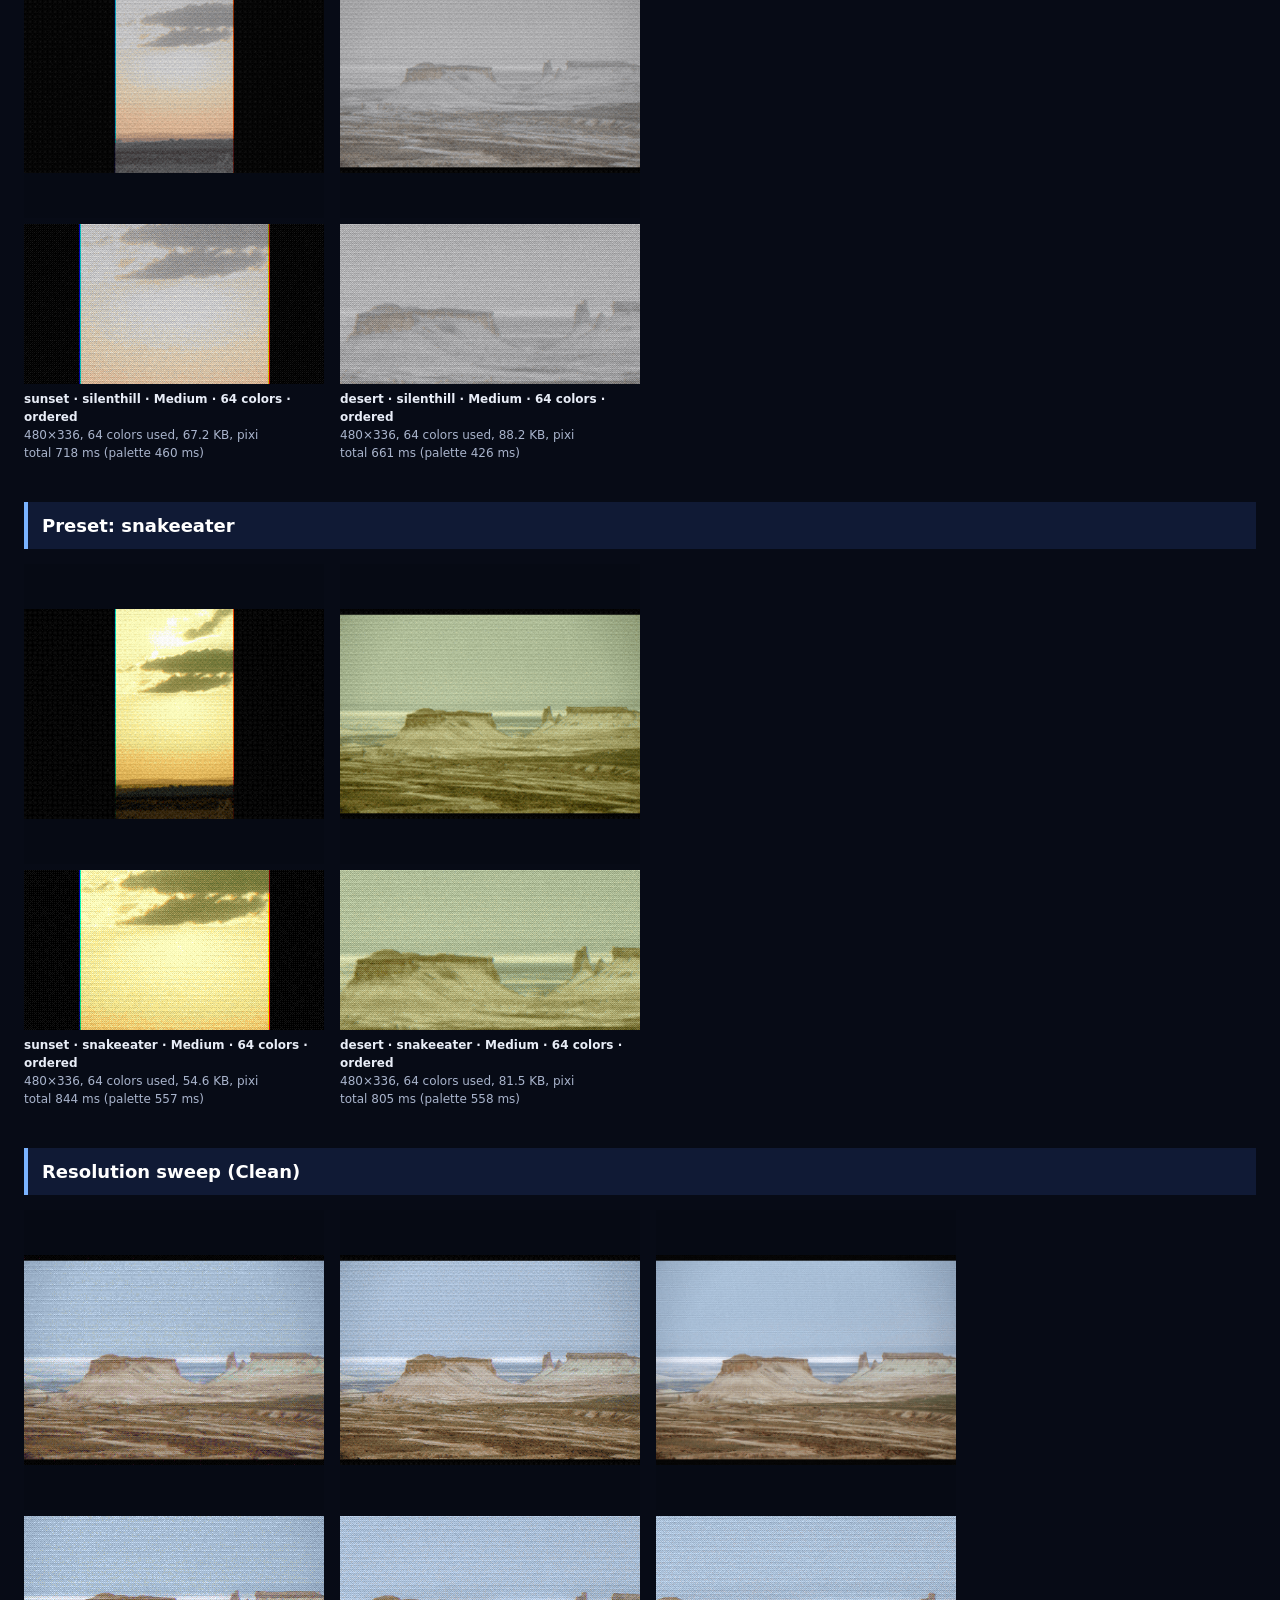
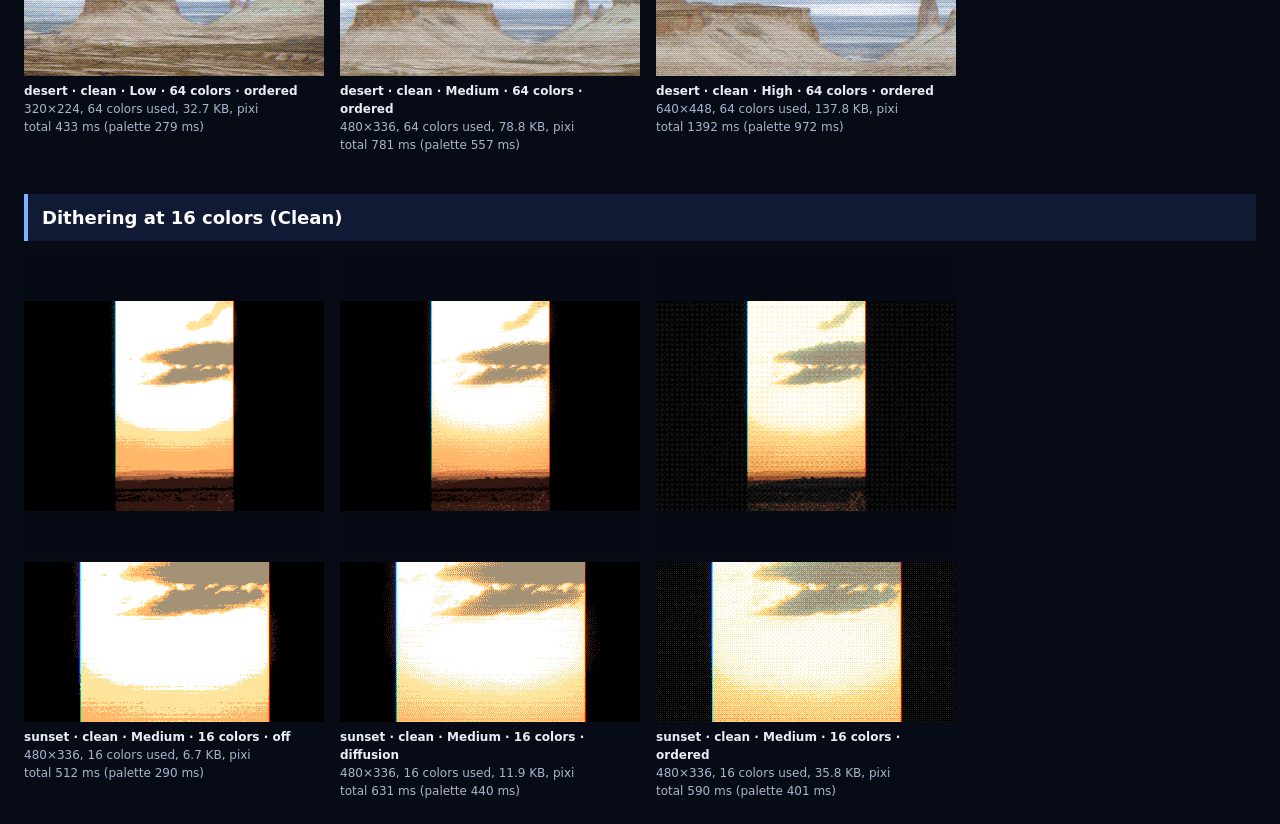
<file: dev/processor-test.html>
<!doctype html>
<html lang="en">
<head>
  <meta charset="utf-8">
  <meta name="viewport" content="width=device-width, initial-scale=1">
  <title>Processor test</title>
  <style>
    body { margin: 24px; background: #070b16; color: #e8edf7; font: 14px/1.5 system-ui, sans-serif; }
    h1 { font-size: 20px; }
    h2 { margin-top: 40px; padding: 10px 14px; border-left: 4px solid #7ab3ff; background: #101a35; font-size: 18px; color: #fff; }
    .row { display: flex; flex-wrap: wrap; gap: 16px; }
    figure { margin: 0; width: 300px; }
    figure img { display: block; width: 300px; height: 300px; object-fit: contain; background: #060a14; }
    figure img.detail { object-fit: none; object-position: 50% 45%; margin-top: 6px; height: 160px; }
    figcaption { margin-top: 6px; color: #a9b4cc; font-size: 12px; }
    figcaption b { color: #e8edf7; }
    #log { color: #a9b4cc; }
  </style>
</head>
<body>
  <h1>Processor test</h1>
  <p>Runs assets/js/processor.js on the sample photos. Not part of the website.</p>
  <p id="log">Running…</p>
  <div id="results"></div>

  <script src="../assets/js/vendor/canvas-plus.js"></script>
  <script src="../assets/js/vendor/pixi.min.js"></script>
  <script src="../assets/js/vendor/pixi-filters.js"></script>
  <script src="../assets/js/processor.js"></script>
  <script>
    var PHOTOS = {
      sunset: '../assets/images/sample-sunset.webp',
      desert: '../assets/images/sample-desert.png'
    };
    var LEVELS = { 1: 'Low', 2: 'Medium', 3: 'High' };
    var PRESETS = PhotoProcessor.LOOK_PRESETS;

    // Each run: a group heading, a photo, and the settings passed to processImage.
    var RUNS = [];
    ['clean', 'colossus', 'silenthill', 'snakeeater'].forEach(function (name) {
      ['sunset', 'desert'].forEach(function (photo) {
        RUNS.push({ group: 'Preset: ' + name, photo: photo, resolution: 2, colors: 64, dither: 'ordered', look: PRESETS[name], lookName: name });
      });
    });
    [1, 2, 3].forEach(function (res) {
      RUNS.push({ group: 'Resolution sweep (Clean)', photo: 'desert', resolution: res, colors: 64, dither: 'ordered', look: PRESETS.clean, lookName: 'clean' });
    });
    ['off', 'diffusion', 'ordered'].forEach(function (d) {
      RUNS.push({ group: 'Dithering at 16 colors (Clean)', photo: 'sunset', resolution: 2, colors: 16, dither: d, look: PRESETS.clean, lookName: 'clean' });
    });

    function ms(n) { return Math.round(n) + ' ms'; }
    function kb(n) { return (n / 1024).toFixed(1) + ' KB'; }

    // Exposed so the Playwright script can read the numbers.
    window.testResults = [];

    async function run() {
      var out = document.getElementById('results');
      var originals = {};
      var resized = {};
      var row = null;
      var group = '';

      for (var name in PHOTOS) originals[name] = await PhotoProcessor.loadImage(PHOTOS[name]);

      for (var i = 0; i < RUNS.length; i++) {
        var r = RUNS[i];
        if (r.group !== group) {
          group = r.group;
          var h = document.createElement('h2');
          h.textContent = group;
          out.appendChild(h);
          row = document.createElement('div');
          row.className = 'row';
          out.appendChild(row);
        }
        var key = r.photo + r.resolution;
        if (!resized[key]) resized[key] = PhotoProcessor.resizeImage(originals[r.photo], r.resolution);
        var result = await PhotoProcessor.processImage(resized[key], r);
        window.testResults.push(Object.assign({}, r, { width: result.width, height: result.height, bytes: result.blob.size, used: result.palette.length, renderer: result.renderer, timings: result.timings }));

        var fig = document.createElement('figure');
        var img = document.createElement('img');
        img.src = URL.createObjectURL(result.blob);
        img.alt = r.photo + ' processed';
        var detail = document.createElement('img');
        detail.className = 'detail';
        detail.src = img.src;
        detail.alt = r.photo + ' detail at actual size';
        var cap = document.createElement('figcaption');
        cap.innerHTML = '<b>' + r.photo + ' · ' + r.lookName + ' · ' + LEVELS[r.resolution] + ' · ' + r.colors + ' colors · ' + r.dither + '</b><br>' +
          result.width + '×' + result.height + ', ' + result.palette.length + ' colors used, ' + kb(result.blob.size) + ', ' + result.renderer + '<br>' +
          'total ' + ms(result.timings.total) + ' (palette ' + ms(result.timings.quantize) + ')';
        fig.appendChild(img);
        fig.appendChild(detail);
        fig.appendChild(cap);
        row.appendChild(fig);
      }
      document.getElementById('log').textContent = 'Done.';
      window.testDone = true;
    }

    run().catch(function (err) {
      document.getElementById('log').textContent = 'Error: ' + err.message;
      window.testError = err.message;
      window.testDone = true;
    });
  </script>
</body>
</html>
</file>
<file: style.css>
/* PS2 Inspired Photo Lab */

@font-face {
  font-family: "Exo 2";
  font-style: normal;
  font-weight: 100 900;
  font-display: swap;
  src: url("assets/fonts/exo2-latin-wght-normal.woff2") format("woff2");
}

:root {
  --bg: #04060c;
  --surface: #101a35;
  --surface-inset: #060a14;
  --border: rgba(122, 179, 255, 0.18);
  --border-strong: rgba(122, 179, 255, 0.4);
  --text: #e8edf7;
  --muted: #a9b4cc;
  --accent: #2563eb;
  --accent-hover: #1d4ed8;
  --accent-bright: #7ab3ff;
  --focus: #8cc4ff;
  --disabled-bg: #18223d;
  --disabled-text: #8792ab;
  --glow: 0 0 24px rgba(59, 118, 246, 0.18);
  --radius: 3px;
  --gutter: 24px;
}

/* Base */

*,
*::before,
*::after {
  box-sizing: border-box;
}

html {
  font-kerning: normal;
  -webkit-text-size-adjust: 100%;
}

body {
  margin: 0;
  background-color: var(--bg);
  /* Near-black with two soft pools of blue light, like the PS2 menu screens. */
  background-image:
    radial-gradient(ellipse 80% 50% at 50% -10%, rgba(37, 99, 235, 0.28), transparent 70%),
    radial-gradient(ellipse 50% 40% at 100% 40%, rgba(122, 179, 255, 0.07), transparent 70%);
  background-attachment: fixed;
  color: var(--text);
  font-family: "Exo 2", system-ui, -apple-system, "Segoe UI", Roboto, sans-serif;
  font-size: 16px;
  line-height: 1.5;
}

h1,
h2,
h3 {
  margin: 0 0 0.5em;
  /* Light, slightly wide headings, like PS2 menu text. */
  font-weight: 500;
  line-height: 1.2;
}

h1 {
  font-size: clamp(2.25rem, 1.4rem + 3.6vw, 4rem);
  line-height: 1.08;
  letter-spacing: 0.01em;
}

h2 {
  font-size: clamp(1.375rem, 1.2rem + 0.6vw, 1.75rem);
  letter-spacing: 0.02em;
}

h3 {
  font-size: 1.125rem;
  letter-spacing: 0.02em;
}

p {
  margin: 0 0 1em;
}

a {
  color: var(--accent-bright);
  text-underline-offset: 0.2em;
}

a:hover {
  color: var(--text);
}

:focus-visible {
  outline: 3px solid var(--focus);
  outline-offset: 3px;
}

.visually-hidden {
  position: absolute;
  width: 1px;
  height: 1px;
  margin: -1px;
  padding: 0;
  overflow: hidden;
  clip: rect(0 0 0 0);
  white-space: nowrap;
  border: 0;
}

.container {
  width: 100%;
  max-width: calc(1200px + 2 * var(--gutter));
  margin-inline: auto;
  padding-inline: var(--gutter);
}

.skip-link {
  position: absolute;
  top: 8px;
  left: 8px;
  z-index: 10;
  padding: 10px 16px;
  border-radius: 2px;
  background: var(--accent);
  color: #fff;
  font-weight: 600;
  transform: translateY(-200%);
}

.skip-link:focus {
  transform: none;
}

/* Small uppercase labels */

.eyebrow,
.label {
  margin: 0 0 0.75rem;
  color: var(--accent-bright);
  font-size: 0.75rem;
  font-weight: 700;
  letter-spacing: 0.08em;
  text-transform: uppercase;
}

.hint {
  color: var(--muted);
  font-size: 0.875rem;
}

/* Decorative background shapes */

.backdrop {
  position: fixed;
  inset: 0;
  z-index: -1;
  overflow: hidden;
  pointer-events: none;
}

.backdrop span {
  position: absolute;
  border: 1px solid rgba(122, 179, 255, 0.18);
  border-radius: 2px;
  background: linear-gradient(135deg, rgba(59, 118, 246, 0.12), rgba(59, 118, 246, 0.02));
  box-shadow: 0 0 18px rgba(59, 118, 246, 0.12);
  animation: float-a 18s ease-in-out infinite;
  will-change: transform;
}

/* Floating blocks in mixed sizes, each on its own timing so they never move together. */
.backdrop span:nth-child(1)  { top: 10%; left: 5%;  width: 90px;  height: 90px; }
.backdrop span:nth-child(2)  { top: 52%; left: 89%; width: 140px; height: 140px; animation-name: float-b; animation-duration: 22s; animation-delay: -4s; }
.backdrop span:nth-child(3)  { top: 78%; left: 12%; width: 60px;  height: 60px;  animation-duration: 15s; animation-delay: -9s; }
.backdrop span:nth-child(4)  { top: 22%; left: 78%; width: 50px;  height: 50px;  animation-name: float-b; animation-duration: 17s; animation-delay: -2s; }
.backdrop span:nth-child(5)  { top: 38%; left: 2%;  width: 34px;  height: 34px;  animation-duration: 14s; animation-delay: -6s; }
.backdrop span:nth-child(6)  { top: 66%; left: 70%; width: 70px;  height: 70px;  animation-name: float-b; animation-duration: 20s; animation-delay: -11s; }
.backdrop span:nth-child(7)  { top: 6%;  left: 46%; width: 40px;  height: 40px;  animation-duration: 24s; animation-delay: -3s; }
.backdrop span:nth-child(8)  { top: 88%; left: 48%; width: 110px; height: 110px; animation-name: float-b; animation-duration: 21s; animation-delay: -14s; }
.backdrop span:nth-child(9)  { top: 30%; left: 93%; width: 28px;  height: 28px;  animation-duration: 16s; animation-delay: -7s; }
.backdrop span:nth-child(10) { top: 60%; left: 30%; width: 46px;  height: 46px;  animation-name: float-b; animation-duration: 19s; animation-delay: -5s; opacity: 0.7; }

@keyframes float-a {
  0%   { transform: translate(0, 0) rotate(0deg); }
  50%  { transform: translate(10px, -22px) rotate(6deg); }
  100% { transform: translate(0, 0) rotate(0deg); }
}

@keyframes float-b {
  0%   { transform: translate(0, 0) rotate(0deg); }
  50%  { transform: translate(-12px, 18px) rotate(-5deg); }
  100% { transform: translate(0, 0) rotate(0deg); }
}

/* Header: a slim PS2 menu bar */

.site-header {
  padding-block: 16px;
}

.site-header__bar {
  position: relative;
  display: flex;
  flex-wrap: wrap;
  align-items: center;
  justify-content: space-between;
  gap: 4px 24px;
  padding: 8px 10px 8px 16px;
  border: 1px solid var(--border-strong);
  border-radius: var(--radius);
  background:
    linear-gradient(180deg, rgba(37, 99, 235, 0.16), transparent 70%),
    rgba(12, 20, 42, 0.92);
  box-shadow: 0 0 28px rgba(59, 118, 246, 0.2), inset 0 1px 0 rgba(255, 255, 255, 0.04);
}

/* Thin light along the top edge */
.site-header__bar::before {
  content: "";
  position: absolute;
  top: -1px;
  left: 24px;
  right: 24px;
  height: 2px;
  background: linear-gradient(90deg, transparent, var(--accent-bright) 30%, #dbeaff 50%, var(--accent-bright) 70%, transparent);
  box-shadow: 0 0 10px rgba(122, 179, 255, 0.8);
}

.brand {
  display: inline-flex;
  align-items: center;
  gap: 10px;
  min-height: 44px;
  color: var(--text);
  font-size: 1.125rem;
  font-weight: 700;
  letter-spacing: -0.01em;
  text-decoration: none;
}

/* The glowing cube logo */
.brand__logo {
  flex-shrink: 0;
  width: 28px;
  height: 28px;
  fill: none;
  stroke: var(--accent-bright);
  stroke-width: 1.6;
  stroke-linejoin: round;
  filter: drop-shadow(0 0 4px rgba(122, 179, 255, 0.85));
}

.brand__logo-front {
  fill: rgba(122, 179, 255, 0.28);
  stroke: none;
}

.nav-list {
  display: flex;
  gap: 6px;
  margin: 0;
  padding: 0;
  list-style: none;
}

.nav-list a {
  position: relative;
  display: inline-flex;
  align-items: center;
  gap: 8px;
  min-height: 44px;
  padding-inline: 14px;
  overflow: hidden;
  border-radius: 2px;
  color: var(--accent-bright);
  font-size: 0.875rem;
  font-weight: 600;
  letter-spacing: 0.04em;
  text-decoration: none;
  transition: color 0.2s, background-color 0.2s;
}

.nav-list a:hover,
.nav-list a:focus-visible {
  background-color: rgba(122, 179, 255, 0.1);
  color: var(--text);
}

/* The current page glows, with a light under it like the PS2 menu cursor. */
.nav-list a[aria-current="page"] {
  background-color: rgba(37, 99, 235, 0.3);
  box-shadow: 0 0 16px rgba(59, 118, 246, 0.35);
  color: var(--text);
}

.nav-list a[aria-current="page"]::after {
  content: "";
  position: absolute;
  left: 12px;
  right: 12px;
  bottom: 4px;
  height: 2px;
  border-radius: 2px;
  background: linear-gradient(90deg, transparent, #dbeaff, transparent);
  box-shadow: 0 0 8px rgba(122, 179, 255, 0.9);
}

/* A soft light slides across a link once on hover or focus. */
.nav-list a::before,
.button:not(:disabled)::before {
  content: "";
  position: absolute;
  top: 0;
  bottom: 0;
  left: 0;
  width: 60%;
  background: linear-gradient(90deg, transparent, rgba(190, 220, 255, 0.22), transparent);
  transform: translateX(-120%);
  pointer-events: none;
}

@media (prefers-reduced-motion: no-preference) {
  .nav-list a:hover::before,
  .nav-list a:focus-visible::before,
  .button:not(:disabled):hover::before,
  .button:not(:disabled):focus-visible::before {
    transform: translateX(220%);
    transition: transform 0.5s ease;
  }
}

/* Very narrow phones: the links wrap under the name. */
@media (max-width: 379px) {
  .site-header__bar {
    padding-left: 12px;
  }

  .brand {
    font-size: 1rem;
  }

  .nav-list a {
    padding-inline: 10px;
  }
}

/* Panels */

/* Framed windows look like PS2 menu glass: translucent blue, a lit top edge
   and a faint inner highlight. */
.panel {
  position: relative;
  margin: 0;
  padding: 24px;
  border: 1px solid var(--border);
  border-radius: var(--radius);
  background: linear-gradient(180deg, rgba(30, 52, 110, 0.55), rgba(10, 16, 34, 0.7));
  box-shadow: var(--glow), inset 0 1px 0 rgba(255, 255, 255, 0.06);
}

.panel:not(.panel--open)::before {
  content: "";
  position: absolute;
  top: -1px;
  left: 24px;
  right: 24px;
  height: 1px;
  background: linear-gradient(90deg, transparent, var(--accent-bright), transparent);
  pointer-events: none;
}

.panel > p,
.card p {
  color: var(--muted);
}

/* Intro */

/* A slim screen title, like the top of a PS2 menu, not a big landing-page headline. */
.intro {
  display: flex;
  flex-wrap: wrap;
  align-items: baseline;
  gap: 4px 20px;
  padding-top: 16px;
  padding-bottom: 20px;
}

.intro h1 {
  margin: 0;
  font-size: 1.75rem;
  font-weight: 400;
  letter-spacing: 0.06em;
}

.intro__lead {
  margin: 0;
  color: var(--muted);
}

/* Buttons */

.button {
  position: relative;
  display: inline-flex;
  align-items: center;
  justify-content: center;
  min-height: 44px;
  padding: 10px 18px;
  overflow: hidden;
  border: 1px solid var(--border-strong);
  border-radius: 2px;
  background: rgba(12, 20, 42, 0.85);
  color: var(--text);
  font: inherit;
  font-size: 0.9375rem;
  font-weight: 600;
  letter-spacing: 0.01em;
  cursor: pointer;
  transition: background-color 0.15s, box-shadow 0.15s;
}

/* Dark like a PS2 menu item. Only the hovered or focused button lights up. */
.button:hover,
.button:focus-visible {
  background: rgba(37, 99, 235, 0.3);
  box-shadow: 0 0 16px rgba(59, 118, 246, 0.35);
}

/* The one main action in each group keeps a solid fill. */
.button--primary {
  border-color: transparent;
  background: var(--accent);
  color: #fff;
}

.button--primary:hover,
.button--primary:focus-visible {
  background: var(--accent-hover);
  box-shadow: 0 0 16px rgba(59, 118, 246, 0.45);
}

.button--secondary {
  background: transparent;
}

.button--toggle[aria-pressed="false"] {
  border-color: var(--border-strong);
  background: transparent;
  color: var(--text);
}

.button:disabled,
.button:disabled:hover {
  border: 1px dashed rgba(135, 146, 171, 0.5);
  background: var(--disabled-bg);
  box-shadow: none;
  color: var(--disabled-text);
  cursor: not-allowed;
}

.upload:focus-within {
  outline: 3px solid var(--focus);
  outline-offset: 3px;
}

/* Lab */

.lab {
  display: grid;
  gap: 24px;
}

.choose__actions {
  display: flex;
  flex-wrap: wrap;
  gap: 12px;
  margin-bottom: 12px;
}

.choose .hint {
  margin: 0;
}

.workspace {
  display: grid;
  gap: 24px;
  grid-template-columns: 1fr;
}

/* The two previews, side by side from tablet size up. */
.workspace__stage {
  display: grid;
  gap: 24px;
  grid-template-columns: 1fr;
}

.preview {
  padding: 16px;
}

.preview__frame {
  position: relative;
  display: grid;
  place-items: center;
  aspect-ratio: 1 / 1;
  overflow: hidden;
  border: 1px solid var(--border);
  border-radius: 2px;
  background: var(--surface-inset);
}

.preview__frame img,
.preview__frame canvas {
  position: absolute;
  inset: 0;
  width: 100%;
  height: 100%;
  object-fit: contain;
}

.preview__empty {
  margin: 0;
  color: var(--muted);
  font-size: 0.9375rem;
}

.status {
  margin: 0;
  font-weight: 600;
}

/* Status, Reset and Download, below the settings. */
/* Status line and buttons along the bottom of the settings window, like a PS2 menu footer. */
.action-bar {
  display: flex;
  flex-wrap: wrap;
  align-items: center;
  justify-content: space-between;
  gap: 10px 20px;
  margin-top: 20px;
  padding-top: 16px;
  border-top: 1px solid var(--border-strong);
}

.action-bar__status .hint {
  margin: 2px 0 0;
}

.action-bar__buttons {
  display: flex;
  flex-wrap: wrap;
  gap: 10px;
}

/* Controls */

.controls .controls__preset {
  margin-bottom: 20px;
  color: var(--accent-bright);
  font-size: 0.875rem;
}

.control {
  margin-bottom: 20px;
}

.control__head {
  display: flex;
  justify-content: space-between;
  gap: 12px;
  margin-bottom: 4px;
}

.control__head label {
  font-weight: 600;
}

.control__head output {
  color: var(--accent-bright);
  font-weight: 600;
  font-variant-numeric: tabular-nums;
}

.control__help {
  margin: 4px 0 0;
  color: var(--muted);
  font-size: 0.875rem;
}

input[type="range"] {
  width: 100%;
  height: 44px;
  margin: 0;
  background: transparent;
  cursor: pointer;
  -webkit-appearance: none;
  appearance: none;
}

/* Bar meters like the PS2 System Configuration screen: a dark bar that fills
   with blue light up to a small square thumb. app.js keeps --fill up to date. */
input[type="range"]::-webkit-slider-runnable-track {
  height: 8px;
  border: 1px solid rgba(122, 179, 255, 0.25);
  border-radius: 1px;
  background:
    linear-gradient(90deg, rgba(59, 118, 246, 0.9), rgba(122, 179, 255, 0.9)) 0 0 / var(--fill, 50%) 100% no-repeat,
    rgba(6, 10, 20, 0.9);
}

input[type="range"]::-webkit-slider-thumb {
  width: 14px;
  height: 22px;
  margin-top: -8px;
  border: 1px solid #dbeaff;
  border-radius: 1px;
  background: var(--accent-bright);
  box-shadow: 0 0 10px rgba(122, 179, 255, 0.7);
  -webkit-appearance: none;
  appearance: none;
}

input[type="range"]::-moz-range-track {
  height: 8px;
  border: 1px solid rgba(122, 179, 255, 0.25);
  border-radius: 1px;
  background: rgba(6, 10, 20, 0.9);
}

input[type="range"]::-moz-range-progress {
  height: 8px;
  background: linear-gradient(90deg, rgba(59, 118, 246, 0.9), rgba(122, 179, 255, 0.9));
}

input[type="range"]::-moz-range-thumb {
  width: 12px;
  height: 20px;
  border: 1px solid #dbeaff;
  border-radius: 1px;
  background: var(--accent-bright);
  box-shadow: 0 0 10px rgba(122, 179, 255, 0.7);
}

/* Palette */

.palette__swatches {
  display: flex;
  flex-wrap: wrap;
  gap: 8px;
  min-height: 56px;
  margin-bottom: 12px;
  padding: 12px;
  border: 1px dashed var(--border-strong);
  border-radius: 2px;
}

.palette__empty {
  align-self: center;
  margin: 0;
  color: var(--muted);
  font-size: 0.9375rem;
}

.palette__readout {
  min-height: 1.5em;
  margin: 0;
}

/* Learn */

.learn {
  display: grid;
  gap: 24px;
  padding-top: 72px;
}

.learn--page {
  padding-top: 8px;
  padding-bottom: 48px;
}

/* The band at the top of the Learn page */
.learn__band {
  position: relative;
  padding: 32px 28px 28px;
  border: 1px solid var(--border-strong);
  border-radius: var(--radius);
  background:
    linear-gradient(90deg, rgba(37, 99, 235, 0.28), rgba(37, 99, 235, 0.06) 70%),
    var(--surface);
  box-shadow: 0 0 32px rgba(59, 118, 246, 0.28);
}

.learn__band::before {
  content: "";
  position: absolute;
  top: 0;
  left: 28px;
  right: 28px;
  height: 2px;
  background: linear-gradient(90deg, transparent, var(--accent-bright), transparent);
}

.learn__band h1 {
  margin: 0 0 8px;
  font-size: clamp(1.5rem, 1.2rem + 1.5vw, 2.25rem);
}

.learn__band p:last-child {
  margin: 0;
  color: var(--muted);
}

.learn__ideas {
  display: grid;
  gap: 8px 32px;
  margin-bottom: 24px;
}

.learn__ideas h3 {
  color: var(--accent-bright);
}

.learn__ideas p {
  color: var(--muted);
}

.diagram {
  margin: 0;
  padding: 20px;
  border: 1px solid var(--border);
  border-radius: 2px;
  background: var(--surface-inset);
}

.diagram__svg {
  display: block;
  width: 100%;
  height: auto;
}

.diagram__svg--wide {
  display: none;
}

.diagram__svg--tall {
  max-width: 420px;
  margin-inline: auto;
}

.diagram__label {
  fill: var(--accent-bright);
  font-family: inherit;
  font-size: 15px;
  font-weight: 700;
}

.diagram__note {
  fill: var(--muted);
  font-family: inherit;
  font-size: 13px;
  font-weight: 600;
}

.diagram__links path {
  fill: none;
  stroke: rgba(169, 180, 204, 0.55);
  stroke-width: 1.5;
}

.diagram__arrow {
  fill: none;
  stroke: var(--accent-bright);
  stroke-width: 2;
}

.diagram__arrowhead {
  fill: var(--accent-bright);
}

.diagram__frame {
  fill: none;
  stroke: rgba(232, 237, 247, 0.5);
  stroke-width: 1;
}

.diagram figcaption {
  margin-top: 12px;
  color: var(--muted);
  font-size: 0.875rem;
}

.cards {
  display: grid;
  gap: 16px;
}

/* Reading sections sit in the open, like text on a PS2 menu screen.
   A thin light along the top separates them instead of a box. */
.panel--open {
  border-color: transparent;
  /* A faint dark backing so the floating blocks dim behind the text. */
  background: rgba(4, 6, 12, 0.55);
  box-shadow: none;
  border-top: 1px solid var(--border);
  border-radius: 0;
  padding-inline: 0;
}

/* Ideas and setting notes read as menu rows: title on the left, text on the right. */
.learn__ideas > div,
.card {
  display: grid;
  gap: 4px 32px;
  padding: 16px 0;
  border-top: 1px solid var(--border);
}

.learn__ideas > div > *,
.card > * {
  margin: 0;
}

@media (min-width: 768px) {
  .learn__ideas > div,
  .card {
    grid-template-columns: 240px 1fr;
    align-items: start;
  }

  .learn__ideas > div > p,
  .card > p:last-child {
    grid-column: 2;
    grid-row: 1 / span 2;
  }
}

.card p:last-child {
  margin-bottom: 0;
}

.listen__player {
  display: block;
  width: 100%;
  max-width: 560px;
  margin-bottom: 24px;
  /* Dark built-in player, so it matches the page instead of a bright white bar. */
  color-scheme: dark;
}

.listen__transcript {
  max-width: 70ch;
  padding-left: 16px;
  border-left: 2px solid var(--border-strong);
}

.listen__transcript p {
  color: var(--muted);
}

.listen__transcript p:last-child {
  margin-bottom: 0;
}

/* Media specs */

.media-specs > p:not(.eyebrow) {
  max-width: 65ch;
  color: var(--muted);
}

.spec-table {
  width: 100%;
  border-collapse: separate;
  border-spacing: 0 6px;
  font-size: 0.9375rem;
}

.spec-table thead th {
  padding: 10px 14px;
  color: var(--muted);
  font-size: 0.75rem;
  font-weight: 700;
  letter-spacing: 0.08em;
  text-align: left;
  text-transform: uppercase;
}

.spec-table tbody th,
.spec-table td {
  padding: 14px;
  background: var(--surface);
  text-align: left;
  vertical-align: top;
}

.spec-table tbody th {
  border-radius: 2px 0 0 2px;
  font-weight: 600;
}

.spec-table td:last-child {
  border-radius: 0 2px 2px 0;
}

.spec-table td {
  color: var(--muted);
}

/* The note under the media table. */
.spec-note {
  margin-top: 12px;
  color: var(--muted);
  font-size: 0.875rem;
}

/* Footer */

/* APA reference list with a hanging indent */
.references__list {
  display: grid;
  gap: 12px;
  margin: 0;
  padding: 0;
  list-style: none;
  color: var(--muted);
  font-size: 0.9375rem;
}

.references__list li {
  padding-left: 2em;
  text-indent: -2em;
  overflow-wrap: anywhere;
}

.references__list i {
  color: var(--text);
}

/* Interactive states */

.button--sample {
  gap: 10px;
  padding-left: 6px;
}

.sample-thumb {
  width: 32px;
  height: 32px;
  border-radius: 2px;
  object-fit: cover;
}

.button:disabled .sample-thumb {
  opacity: 0.5;
}

.upload.is-disabled {
  border: 1px dashed rgba(135, 146, 171, 0.5);
  background: var(--disabled-bg);
  box-shadow: none;
  color: var(--disabled-text);
  cursor: not-allowed;
}

.preview__frame img.is-pixelated {
  image-rendering: pixelated;
}

.preview__frame[aria-busy="true"] {
  border-color: var(--accent-bright);
}

.palette__count {
  margin: 0 0 8px;
}

.palette__swatches.has-colors {
  border-style: solid;
  border-color: var(--border);
  background: var(--surface-inset);
}

.palette__swatch {
  width: 36px;
  height: 36px;
  padding: 0;
  border: 1px solid rgba(232, 237, 247, 0.25);
  border-radius: 2px;
  cursor: pointer;
}

.palette__swatch[aria-pressed="true"] {
  box-shadow: 0 0 0 2px var(--surface-inset), 0 0 0 4px var(--text);
}

.palette__readout {
  font-weight: 600;
  font-variant-numeric: tabular-nums;
}

/* Animated preview controls */

.preview__motion {
  display: flex;
  flex-wrap: wrap;
  align-items: center;
  gap: 8px 12px;
  margin-top: 12px;
}

.preview__motion[hidden] {
  display: none;
}

.preview__note {
  flex: 1 1 200px;
  margin: 0;
  color: var(--muted);
  font-size: 0.8125rem;
}

/* Settings panel in the style of the PS2 system menus */

.tabs {
  display: grid;
  grid-template-columns: 1fr 1fr;
  gap: 6px;
  margin-bottom: 20px;
  padding: 4px;
  border: 1px solid var(--border);
  border-radius: 2px;
  background: var(--surface-inset);
}

.tab {
  min-height: 44px;
  border: 0;
  border-radius: 2px;
  background: transparent;
  color: var(--muted);
  font: inherit;
  font-size: 0.9375rem;
  font-weight: 700;
  letter-spacing: 0.06em;
  text-transform: uppercase;
  cursor: pointer;
  transition: background-color 0.2s, color 0.2s, box-shadow 0.2s;
}

.tab:hover {
  color: var(--text);
}

.tab[aria-selected="true"] {
  background: linear-gradient(180deg, rgba(59, 118, 246, 0.55), rgba(37, 99, 235, 0.25));
  box-shadow: 0 0 16px rgba(59, 118, 246, 0.45), inset 0 1px 0 rgba(255, 255, 255, 0.15);
  color: #fff;
  text-shadow: 0 0 8px rgba(122, 179, 255, 0.8);
}

.tab-panel[hidden] {
  display: none;
}

.presets {
  margin: 0 0 16px;
  padding: 0;
  border: 0;
}

.presets legend {
  /* Floating the legend keeps it inside the box instead of on its top edge. */
  float: left;
  width: 100%;
  margin-bottom: 8px;
  padding: 0;
  font-weight: 600;
}

.presets legend + * {
  clear: both;
}

.presets__tiles {
  display: grid;
  grid-template-columns: repeat(2, 1fr);
  gap: 8px;
}

.preset {
  position: relative;
  display: flex;
}

.preset input {
  position: absolute;
  opacity: 0;
  pointer-events: none;
}

.preset__body {
  display: flex;
  flex: 1;
  flex-direction: column;
  gap: 4px;
  min-height: 44px;
  padding: 8px;
  border: 1px solid var(--border-strong);
  border-radius: 2px;
  background: var(--surface-inset);
  cursor: pointer;
  transition: border-color 0.2s, box-shadow 0.2s, transform 0.2s;
}

.preset__body:hover {
  border-color: var(--accent-bright);
}

.preset input:checked + .preset__body {
  border-color: var(--accent-bright);
  box-shadow: 0 0 0 1px var(--accent-bright), 0 0 18px rgba(122, 179, 255, 0.45);
}

.preset input:focus-visible + .preset__body {
  outline: 3px solid var(--focus);
  outline-offset: 2px;
}

.preset__swatch {
  height: 26px;
  border-radius: 2px;
}

.preset__swatch--clean {
  background: linear-gradient(180deg, #8fb6e8 0%, #a9c6ea 45%, #c9a26b 55%, #7a5a36 100%);
}

.preset__swatch--colossus {
  background: radial-gradient(circle at 50% 30%, #ffffff 0%, #e4eefc 35%, #a9bcd6 70%, #6f7c8c 100%);
}

.preset__swatch--silenthill {
  background:
    repeating-linear-gradient(90deg, rgba(0, 0, 0, 0.06) 0 2px, transparent 2px 4px),
    linear-gradient(180deg, #d4d4d8 0%, #bdbdc2 55%, #6d6a66 100%);
}

.preset__swatch--snakeeater {
  background: linear-gradient(180deg, #c9cf9a 0%, #9aa45e 50%, #4f5a2e 100%);
}

.preset__name {
  font-size: 0.875rem;
  font-weight: 700;
}

.preset__hint {
  color: var(--muted);
  font-size: 0.75rem;
  line-height: 1.3;
}

.presets__custom {
  margin: 10px 0 0;
  color: var(--muted);
  font-size: 0.8125rem;
}

.presets__chip {
  display: inline-block;
  margin-right: 6px;
  padding: 1px 10px;
  border: 1px solid var(--accent-bright);
  border-radius: 2px;
  color: var(--accent-bright);
  font-weight: 700;
  box-shadow: 0 0 10px rgba(122, 179, 255, 0.35);
}

/* Each setting is a menu row that lights up like the highlighted item in a PS2 menu. */
.menu-row {
  margin: 0 -10px 6px;
  padding: 8px 10px;
  border-radius: 2px;
  transition: background-color 0.2s, box-shadow 0.2s;
}

.menu-row:hover,
.menu-row:focus-within {
  background: linear-gradient(90deg, rgba(59, 118, 246, 0.28), rgba(59, 118, 246, 0.04));
  box-shadow: inset 3px 0 0 var(--accent-bright);
}

.value-pill {
  flex-shrink: 0;
  align-self: flex-start;
  white-space: nowrap;
  min-width: 3.25em;
  padding: 1px 10px;
  border: 1px solid var(--border-strong);
  border-radius: 2px;
  background: rgba(122, 179, 255, 0.12);
  text-align: center;
}

input[type="range"].track-fog::-webkit-slider-runnable-track {
  background: linear-gradient(90deg, #9cc0ea, #c8c8cd);
}

input[type="range"].track-fog::-moz-range-track {
  background: linear-gradient(90deg, #9cc0ea, #c8c8cd);
}

input[type="range"].track-tint::-webkit-slider-runnable-track {
  background: linear-gradient(90deg, #96beff, #8a93a6 50%, #96aa50);
}

input[type="range"].track-tint::-moz-range-track {
  background: linear-gradient(90deg, #96beff, #8a93a6 50%, #96aa50);
}

/* The color-gradient tracks show their colors, not a fill. */
input[type="range"].track-fog::-moz-range-progress,
input[type="range"].track-tint::-moz-range-progress {
  background: transparent;
}

/* A quick press-in, like pressing a button on a controller. */
.button:not(:disabled):active,
.tab:active,
.preset__body:active {
  transform: scale(0.98);
  filter: brightness(1.25);
  transition: transform 0.08s, filter 0.08s;
}

/* The transcript opens like a PS2 menu item. */
.transcript {
  max-width: 70ch;
  border: 1px solid var(--border);
  border-radius: 2px;
  background: var(--surface-inset);
}

.transcript[open] {
  border-color: var(--border-strong);
  box-shadow: 0 0 16px rgba(59, 118, 246, 0.25);
}

.transcript summary {
  display: flex;
  align-items: center;
  gap: 10px;
  min-height: 44px;
  padding: 8px 14px;
  border-radius: 2px;
  cursor: pointer;
  list-style: none;
}

.transcript summary::-webkit-details-marker {
  display: none;
}

.transcript summary::before {
  content: "▸";
  color: var(--accent-bright);
  transition: transform 0.2s;
}

.transcript[open] summary::before {
  transform: rotate(90deg);
}

.transcript summary:hover {
  background: linear-gradient(90deg, rgba(59, 118, 246, 0.28), rgba(59, 118, 246, 0.04));
}

.transcript summary h3 {
  margin: 0;
  font-size: 1rem;
}

.transcript .listen__transcript {
  margin: 4px 14px 14px;
}

/* Scroll reveal: sections stay hidden until they're reached,
   then open like a PS2 system menu window. */
.reveal-on [data-reveal] {
  position: relative;
  opacity: 0;
}

.reveal-on [data-reveal].is-revealed {
  opacity: 1;
  animation: reveal-window 0.75s cubic-bezier(0.2, 0.7, 0.2, 1) both;
}

/* The glowing line the panel opens from */
.reveal-on [data-reveal].is-revealed::after {
  content: "";
  position: absolute;
  pointer-events: none;
  opacity: 0;
  top: calc(50% - 1px);
  left: 0;
  right: 0;
  height: 2px;
  background: linear-gradient(90deg, transparent, #cfe4ff 20%, #ffffff 50%, #cfe4ff 80%, transparent);
  box-shadow: 0 0 12px 2px rgba(122, 179, 255, 0.9);
  animation: reveal-window-line 0.75s ease both;
}

.reveal-on [data-reveal].is-revealed > * {
  animation: reveal-content 0.35s 0.45s ease both;
}

@keyframes reveal-window {
  0%   { clip-path: inset(calc(50% - 1px) 0 calc(50% - 1px) 0); }
  30%  { clip-path: inset(calc(50% - 1px) 0 calc(50% - 1px) 0); }
  100% { clip-path: inset(0 0 0 0); }
}

@keyframes reveal-window-line {
  0%   { opacity: 1; transform: scaleX(0); }
  30%  { opacity: 1; transform: scaleX(1); }
  100% { opacity: 0; transform: scaleX(1); }
}

@keyframes reveal-content {
  from { opacity: 0; }
  to   { opacity: 1; }
}

/* Line icons (Lucide), drawn in the current text color */

.icon-sprite {
  position: absolute;
  width: 0;
  height: 0;
  overflow: hidden;
}

.icon {
  flex-shrink: 0;
  width: 18px;
  height: 18px;
  fill: none;
  stroke: currentColor;
  stroke-width: 2;
  stroke-linecap: round;
  stroke-linejoin: round;
  transition: filter 0.2s;
}

.button {
  gap: 8px;
}

.button[hidden] {
  display: none;
}

.tab {
  display: inline-flex;
  align-items: center;
  justify-content: center;
  gap: 8px;
}

.control__head label,
.segmented legend,
.learn__ideas h3,
.card h3,
.listen h2 {
  display: flex;
  align-items: center;
  gap: 8px;
}

.control__head label .icon,
.segmented legend > .icon,
.learn__ideas h3 .icon,
.card h3 .icon,
.listen h2 .icon {
  color: var(--accent-bright);
}

/* Icons glow on hover and focus, like the PS2 menu. */
.button:hover .icon,
.button:focus-visible .icon,
.tab[aria-selected="true"] .icon,
.menu-row:hover .control__head .icon,
.menu-row:focus-within .control__head .icon {
  filter: drop-shadow(0 0 4px rgba(122, 179, 255, 0.85));
}

/* Help text on demand: an (i) button beside each label opens a small floating box. */
.info-btn {
  display: inline-grid;
  place-items: center;
  width: 32px;
  height: 32px;
  margin-right: auto;
  padding: 0;
  border: 0;
  border-radius: 50%;
  background: transparent;
  color: var(--muted);
  cursor: pointer;
}

.info-btn:hover,
.info-btn[aria-expanded="true"] {
  background: rgba(122, 179, 255, 0.14);
  color: var(--accent-bright);
}

.info-btn .icon {
  width: 16px;
  height: 16px;
}

.control__head {
  align-items: center;
}

.menu-row {
  position: relative;
}

.control__help--pop {
  position: absolute;
  /* Opens above its row, so it never covers the setting below. */
  bottom: calc(100% - 6px);
  right: 10px;
  left: 10px;
  z-index: 20;
  margin: 0;
  padding: 10px 12px;
  border: 1px solid var(--border-strong);
  border-radius: 2px;
  background: #0b1430;
  box-shadow: 0 0 18px rgba(59, 118, 246, 0.35), 0 8px 20px rgba(0, 0, 0, 0.5);
  color: var(--text);
  opacity: 0;
  visibility: hidden;
  transform: translateY(4px);
  pointer-events: none;
}

/* Keyboard focus (not mouse clicks) also shows the help. */
.menu-row:hover .control__help--pop,
.menu-row:has(:focus-visible) .control__help--pop,
.menu-row.is-help-open .control__help--pop {
  opacity: 1;
  visibility: visible;
  transform: none;
  /* Fades in only. Closing is instant, so an old popup never lingers behind a new one. */
  transition: opacity 0.15s, transform 0.15s;
}

/* The popup ignores the pointer, except for a link inside it. */
.control__help--pop a {
  pointer-events: auto;
}

.menu-row.help-hidden .control__help--pop {
  opacity: 0;
  visibility: hidden;
}

/* Dithering choice: radio buttons shown as one segmented bar */

.segmented {
  /* Spacing comes from .menu-row, like every other settings row. */
  min-width: 0;
  border: 0;
}

.segmented.menu-row {
  padding-bottom: 12px;
}

.segmented legend {
  /* Floating the legend keeps it inside the highlight instead of on its top edge. */
  float: left;
  width: 100%;
  margin-bottom: 8px;
  padding: 0;
  font-weight: 600;
}

.segmented legend + * {
  clear: both;
}

.segmented__options {
  display: grid;
  grid-template-columns: repeat(3, 1fr);
  overflow: hidden;
  border: 1px solid var(--border-strong);
  border-radius: 2px;
}

.segmented__options label {
  position: relative;
  display: flex;
}

.segmented__options label + label {
  border-left: 1px solid var(--border-strong);
}

.segmented__options input {
  position: absolute;
  opacity: 0;
  pointer-events: none;
}

.segmented__options span {
  display: flex;
  flex: 1;
  align-items: center;
  justify-content: center;
  min-height: 44px;
  padding: 6px 8px;
  color: var(--text);
  font-size: 0.875rem;
  font-weight: 600;
  line-height: 1.2;
  text-align: center;
  cursor: pointer;
}

.segmented__options span:hover {
  background: rgba(122, 179, 255, 0.1);
}

.segmented__options input:checked + span {
  background: var(--accent);
  color: #fff;
}

.segmented__options input:focus-visible + span {
  outline: 3px solid var(--focus);
  outline-offset: -3px;
}

/* Phones: stack the table rows */

@media (max-width: 639px) {
  .spec-table thead {
    position: absolute;
    width: 1px;
    height: 1px;
    overflow: hidden;
    clip: rect(0 0 0 0);
  }

  .spec-table,
  .spec-table tbody,
  .spec-table tr,
  .spec-table th,
  .spec-table td {
    display: block;
  }

  .spec-table tr {
    margin-bottom: 12px;
    padding: 16px;
    border: 1px solid var(--border);
    border-radius: 2px;
    background: var(--surface);
  }

  .spec-table tbody th,
  .spec-table td {
    padding: 4px 0;
    border-radius: 0;
    background: none;
  }

  .spec-table tbody th {
    margin-bottom: 4px;
    font-size: 1rem;
  }

  .spec-table td::before {
    content: attr(data-label) ": ";
    color: var(--text);
    font-weight: 600;
  }

  .spec-table td:last-child {
    border-radius: 0;
  }

  .choose__actions .button {
    width: 100%;
  }

  .action-bar__status .hint {
    display: none;
  }

  .action-bar__buttons {
    width: 100%;
  }

  .action-bar__buttons .button {
    flex: 1;
    padding-inline: 10px;
  }
}

/* Tablets */

@media (min-width: 640px) {
  .workspace__stage {
    grid-template-columns: 1fr 1fr;
  }

  /* The PS2 screen's 10:7 shape saves height compared with a square. */
  .preview__frame {
    aspect-ratio: 10 / 7;
  }

  .tab-panel {
    display: grid;
    grid-template-columns: repeat(2, 1fr);
    gap: 4px 24px;
  }

  .tab-panel[hidden] {
    display: none;
  }

  .tab-panel > .presets {
    grid-column: 1 / -1;
  }

  .tab-panel > .menu-row {
    margin: 0 0 6px;
  }

  .tabs {
    max-width: 380px;
  }
}

/* Wide screens: the diagram reads left to right */

@media (min-width: 900px) {
  .diagram__svg--wide {
    display: block;
  }

  .diagram__svg--tall {
    display: none;
  }
}

/* Desktop: three settings per row */

@media (min-width: 1024px) {
  .tab-panel {
    grid-template-columns: repeat(3, 1fr);
  }

  .presets__tiles {
    grid-template-columns: repeat(4, 1fr);
    max-width: 860px;
  }
}

/* Pinned previews: the images stay at the top while you scroll through the settings.
   Sticky only works inside .workspace, so they scroll away after the action bar. */

@media (min-width: 640px) {
  .workspace__stage {
    position: sticky;
    top: 0;
    z-index: 5;
    margin-inline: -12px;
    padding: 12px;
    background: var(--bg);
    box-shadow: 0 12px 16px -12px rgba(0, 0, 0, 0.8);
  }

  /* Keyboard focus scrolls settings into view below the pinned previews, not under them. */
  .controls :is(input, button, label, summary) {
    scroll-margin-top: calc(32vh + 180px);
  }

  /* Cap the frames so at least half the screen is left for the sliders. */
  .workspace__stage .preview__frame {
    width: min(100%, calc(32vh * 10 / 7));
    margin-inline: auto;
  }
}

/* Phones: only the processed image is pinned, at a smaller size. */
@media (max-width: 639px) {
  .workspace__stage {
    display: contents;
  }

  .preview--processed {
    position: sticky;
    top: 0;
    z-index: 5;
    box-shadow: 0 12px 16px -8px rgba(0, 0, 0, 0.8);
  }

  .preview--processed .preview__frame {
    width: min(100%, 28vh);
    margin-inline: auto;
  }

  .controls :is(input, button, label, summary) {
    scroll-margin-top: calc(28vh + 150px);
  }

  .preview--processed .preview__note {
    display: none;
  }
}

/* Reduced motion */

@media (prefers-reduced-motion: no-preference) {
  html {
    scroll-behavior: smooth;
  }

  .preview__frame[aria-busy="true"] {
    animation: busy-pulse 1.2s ease-in-out infinite alternate;
  }

  /* The selected item breathes, like the cursor in a PS2 menu. */
  .preset input:checked + .preset__body,
  .tab[aria-selected="true"],
  .button:focus-visible,
  .nav-list a[aria-current="page"] {
    animation: cursor-pulse 1.6s ease-in-out infinite alternate;
  }
}

@keyframes cursor-pulse {
  from { box-shadow: 0 0 0 1px var(--accent-bright), 0 0 10px rgba(122, 179, 255, 0.3); }
  to { box-shadow: 0 0 0 1px var(--accent-bright), 0 0 22px rgba(122, 179, 255, 0.6); }
}

@keyframes busy-pulse {
  from { box-shadow: 0 0 0 rgba(122, 179, 255, 0); }
  to { box-shadow: 0 0 18px rgba(122, 179, 255, 0.45); }
}

@media (prefers-reduced-motion: reduce) {
  /* Matches the specificity of the per-block rules so every block stops. */
  .backdrop span:nth-child(n) {
    animation: none;
  }

  .button {
    transition: none;
  }
}

/* Boot intro (assets/js/boot.js): blocks gather, a glow swells, the logo appears. */

.boot {
  position: fixed;
  inset: 0;
  z-index: 100;
  display: grid;
  place-items: center;
  overflow: hidden;
  background: var(--bg);
  cursor: pointer;
  transition: opacity 0.4s ease;
}

.boot.is-leaving {
  opacity: 0;
  pointer-events: none;
}

.boot__glow {
  position: absolute;
  width: 60vmin;
  height: 60vmin;
  border-radius: 50%;
  background: radial-gradient(circle, rgba(59, 118, 246, 0.55), rgba(37, 99, 235, 0.12) 45%, transparent 70%);
  opacity: 0;
  transform: scale(0.4);
  animation: boot-glow 1.6s 0.5s ease-out forwards;
}

.boot__block {
  position: absolute;
  width: 46px;
  height: 46px;
  border: 1px solid rgba(122, 179, 255, 0.5);
  background: linear-gradient(135deg, rgba(59, 118, 246, 0.35), rgba(59, 118, 246, 0.05));
  box-shadow: 0 0 18px rgba(59, 118, 246, 0.35);
  opacity: 0;
  transform: translate(var(--x), var(--y)) rotate(25deg);
  animation: boot-gather 1.3s calc(var(--i) * 0.05s) cubic-bezier(0.2, 0.7, 0.2, 1) forwards;
}

.boot__logo {
  position: relative;
  display: grid;
  justify-items: center;
  gap: 14px;
  color: var(--text);
  font-size: 1.25rem;
  font-weight: 400;
  letter-spacing: 0.12em;
  opacity: 0;
  animation: boot-logo 0.6s 1.2s ease-out forwards;
}

.boot__logo svg {
  width: 64px;
  height: 64px;
  fill: none;
  stroke: var(--accent-bright);
  stroke-width: 1.4;
  stroke-linejoin: round;
  filter: drop-shadow(0 0 8px rgba(122, 179, 255, 0.9));
}

@keyframes boot-gather {
  0%   { opacity: 0; }
  30%  { opacity: 1; }
  80%  { opacity: 0.9; transform: translate(0, 0) rotate(0deg) scale(0.6); }
  100% { opacity: 0; transform: translate(0, 0) rotate(0deg) scale(0.3); }
}

@keyframes boot-glow {
  to { opacity: 1; transform: scale(1); }
}

@keyframes boot-logo {
  from { opacity: 0; transform: translateY(6px); }
  to   { opacity: 1; transform: none; }
}
</file>
